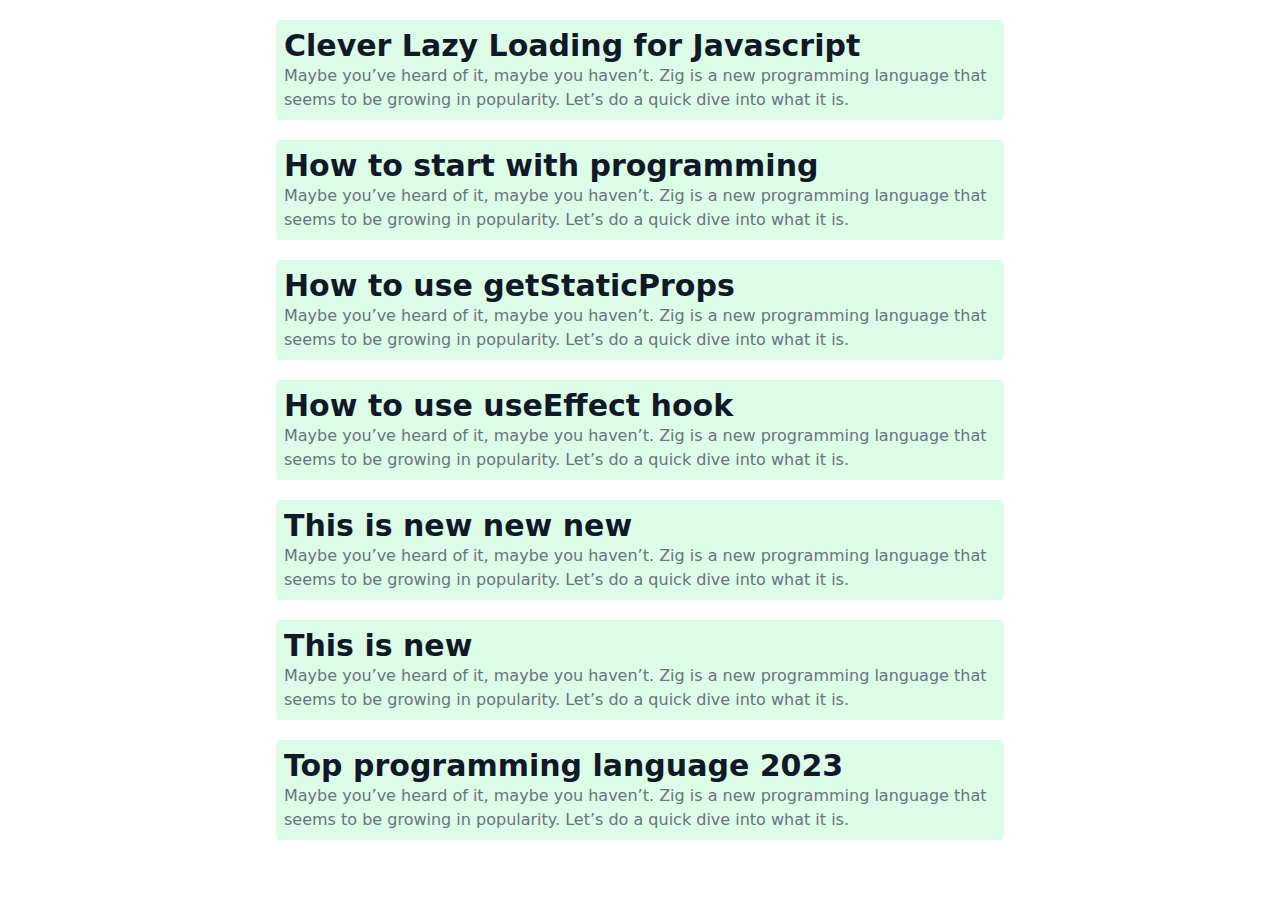
<file: index.html>
<!DOCTYPE html><html><head><meta charSet="utf-8"/><meta name="viewport" content="width=device-width"/><meta name="next-head-count" content="2"/><link rel="preload" href="./_next/static/css/0a3bbf85bc4229f4.css" as="style"/><link rel="stylesheet" href="./_next/static/css/0a3bbf85bc4229f4.css" data-n-g=""/><noscript data-n-css=""></noscript><script defer="" nomodule="" src="./_next/static/chunks/polyfills-c67a75d1b6f99dc8.js"></script><script src="./_next/static/chunks/webpack-69bfa6990bb9e155.js" defer=""></script><script src="./_next/static/chunks/framework-4556c45dd113b893.js" defer=""></script><script src="./_next/static/chunks/main-1a5ef2ee6643c975.js" defer=""></script><script src="/_next/static/chunks/pages/_app-eb9adc94ba1e5162.js" defer=""></script><script src="../_next/static/chunks/664-fe1f0ac1dd157bd4.js" defer=""></script><script src="./_next/static/chunks/pages/index-8bf35cee556b0e7b.js" defer=""></script><script src="./_next/static/FHMvAPvZ71xVHQIT64Vzz/_buildManifest.js" defer=""></script><script src="/_next/static/FHMvAPvZ71xVHQIT64Vzz/_ssgManifest.js" defer=""></script></head><body><div id="__next"><div class="max-w-3xl mx-auto p-5 space-y-5"><div class="bg-green-100 p-2 rounded"><h1 class="text-gray-900 text-3xl font-semibold">Clever Lazy Loading for Javascript</h1><p class="text-gray-500">Maybe you’ve heard of it, maybe you haven’t. Zig is a new programming language that seems to be growing in popularity. Let’s do a quick dive into what it is.</p></div><div class="bg-green-100 p-2 rounded"><h1 class="text-gray-900 text-3xl font-semibold">How to start with programming</h1><p class="text-gray-500">Maybe you’ve heard of it, maybe you haven’t. Zig is a new programming language that seems to be growing in popularity. Let’s do a quick dive into what it is.</p></div><div class="bg-green-100 p-2 rounded"><h1 class="text-gray-900 text-3xl font-semibold">How to use getStaticProps</h1><p class="text-gray-500">Maybe you’ve heard of it, maybe you haven’t. Zig is a new programming language that seems to be growing in popularity. Let’s do a quick dive into what it is.</p></div><div class="bg-green-100 p-2 rounded"><h1 class="text-gray-900 text-3xl font-semibold">How to use useEffect hook</h1><p class="text-gray-500">Maybe you’ve heard of it, maybe you haven’t. Zig is a new programming language that seems to be growing in popularity. Let’s do a quick dive into what it is.</p></div><div class="bg-green-100 p-2 rounded"><h1 class="text-gray-900 text-3xl font-semibold">This is new new new</h1><p class="text-gray-500">Maybe you’ve heard of it, maybe you haven’t. Zig is a new programming language that seems to be growing in popularity. Let’s do a quick dive into what it is.</p></div><div class="bg-green-100 p-2 rounded"><h1 class="text-gray-900 text-3xl font-semibold">This is new</h1><p class="text-gray-500">Maybe you’ve heard of it, maybe you haven’t. Zig is a new programming language that seems to be growing in popularity. Let’s do a quick dive into what it is.</p></div><div class="bg-green-100 p-2 rounded"><h1 class="text-gray-900 text-3xl font-semibold">Top programming language 2023</h1><p class="text-gray-500">Maybe you’ve heard of it, maybe you haven’t. Zig is a new programming language that seems to be growing in popularity. Let’s do a quick dive into what it is.</p></div></div></div><script id="__NEXT_DATA__" type="application/json">{"props":{"pageProps":{"posts":[{"title":"Clever Lazy Loading for Javascript","meta":"Maybe you’ve heard of it, maybe you haven’t. Zig is a new programming language that seems to be growing in popularity. Let’s do a quick dive into what it is.","slug":"clever-lazy-loading-for-javascript"},{"title":"How to start with programming","meta":"Maybe you’ve heard of it, maybe you haven’t. Zig is a new programming language that seems to be growing in popularity. Let’s do a quick dive into what it is.","slug":"how-to-start-with-programming"},{"title":"How to use getStaticProps","meta":"Maybe you’ve heard of it, maybe you haven’t. Zig is a new programming language that seems to be growing in popularity. Let’s do a quick dive into what it is.","slug":"how-to-use-getstaticprops"},{"title":"How to use useEffect hook","meta":"Maybe you’ve heard of it, maybe you haven’t. Zig is a new programming language that seems to be growing in popularity. Let’s do a quick dive into what it is.","slug":"how-to-use-useEffect-hook"},{"title":"This is new new new","meta":"Maybe you’ve heard of it, maybe you haven’t. Zig is a new programming language that seems to be growing in popularity. Let’s do a quick dive into what it is.","slug":"this-is-new-no-two"},{"title":"This is new","meta":"Maybe you’ve heard of it, maybe you haven’t. Zig is a new programming language that seems to be growing in popularity. Let’s do a quick dive into what it is.","slug":"this-is-new"},{"title":"Top programming language 2023","meta":"Maybe you’ve heard of it, maybe you haven’t. Zig is a new programming language that seems to be growing in popularity. Let’s do a quick dive into what it is.","slug":"top-programming-language-2023"}]},"__N_SSG":true},"page":"/","query":{},"buildId":"FHMvAPvZ71xVHQIT64Vzz","isFallback":false,"gsp":true,"scriptLoader":[]}</script></body></html>
</file>
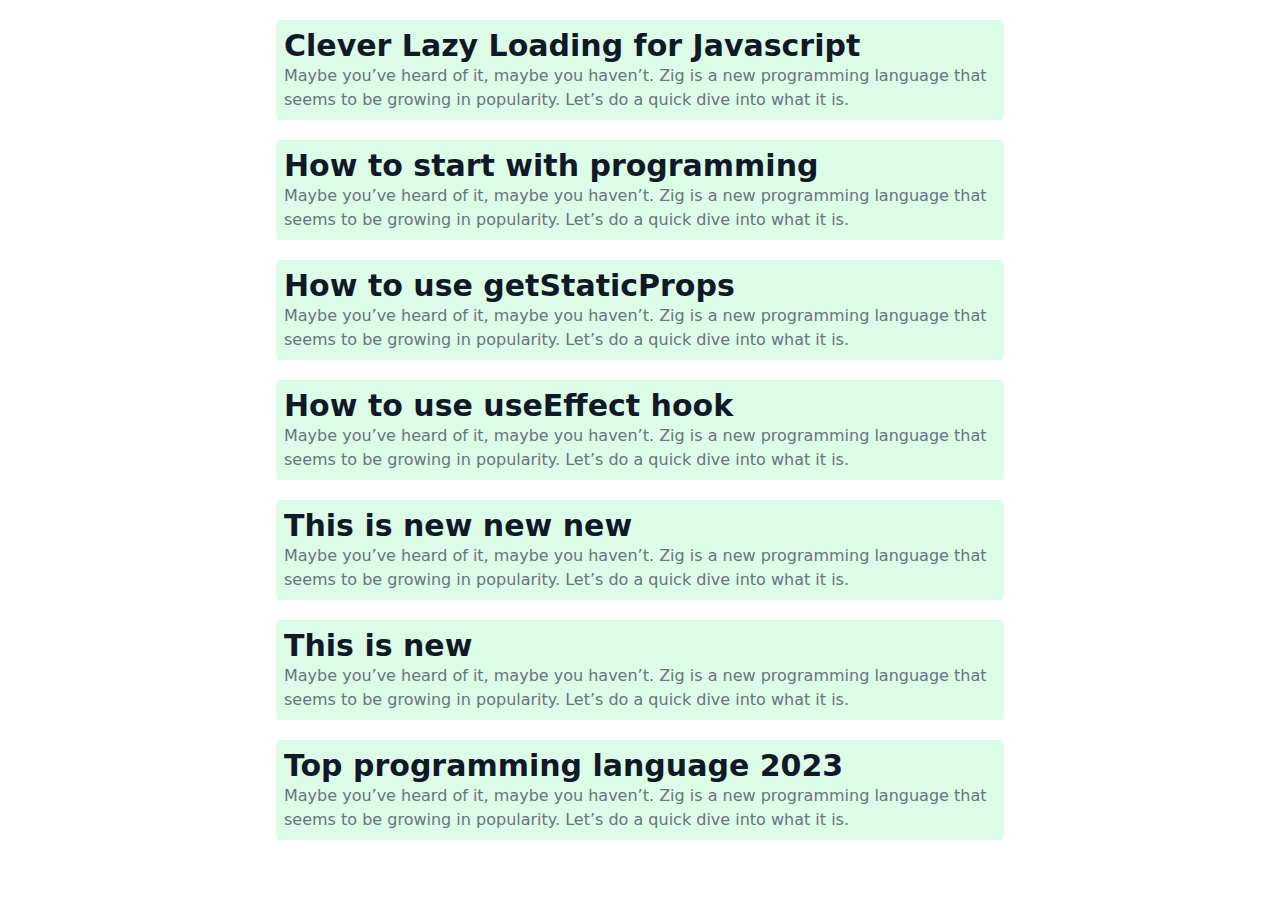
<file: blogs/index.html>
<!DOCTYPE html><html><head><meta charSet="utf-8"/><meta name="viewport" content="width=device-width"/><meta name="next-head-count" content="2"/><link rel="preload" href="../_next/static/css/0a3bbf85bc4229f4.css" as="style"/><link rel="stylesheet" href="../_next/static/css/0a3bbf85bc4229f4.css" data-n-g=""/><noscript data-n-css=""></noscript><script defer="" nomodule="" src="../_next/static/chunks/polyfills-c67a75d1b6f99dc8.js"></script><script src="../_next/static/chunks/webpack-69bfa6990bb9e155.js" defer=""></script><script src="../_next/static/chunks/framework-4556c45dd113b893.js" defer=""></script><script src="../_next/static/chunks/main-1a5ef2ee6643c975.js" defer=""></script><script src="../_next/static/chunks/pages/_app-eb9adc94ba1e5162.js" defer=""></script><script src="../_next/static/chunks/664-fe1f0ac1dd157bd4.js" defer=""></script><script src="../_next/static/chunks/pages/blogs-8a24fe1b45ade0fd.js" defer=""></script><script src="../_next/static/FHMvAPvZ71xVHQIT64Vzz/_buildManifest.js" defer=""></script><script src="../_next/static/FHMvAPvZ71xVHQIT64Vzz/_ssgManifest.js" defer=""></script></head><body><div id="__next"><div class="max-w-3xl mx-auto p-5 space-y-5"><div class="bg-green-100 p-2 rounded"><h1 class="text-gray-900 text-3xl font-semibold">Clever Lazy Loading for Javascript</h1><p class="text-gray-500">Maybe you’ve heard of it, maybe you haven’t. Zig is a new programming language that seems to be growing in popularity. Let’s do a quick dive into what it is.</p></div><div class="bg-green-100 p-2 rounded"><h1 class="text-gray-900 text-3xl font-semibold">How to start with programming</h1><p class="text-gray-500">Maybe you’ve heard of it, maybe you haven’t. Zig is a new programming language that seems to be growing in popularity. Let’s do a quick dive into what it is.</p></div><div class="bg-green-100 p-2 rounded"><h1 class="text-gray-900 text-3xl font-semibold">How to use getStaticProps</h1><p class="text-gray-500">Maybe you’ve heard of it, maybe you haven’t. Zig is a new programming language that seems to be growing in popularity. Let’s do a quick dive into what it is.</p></div><div class="bg-green-100 p-2 rounded"><h1 class="text-gray-900 text-3xl font-semibold">How to use useEffect hook</h1><p class="text-gray-500">Maybe you’ve heard of it, maybe you haven’t. Zig is a new programming language that seems to be growing in popularity. Let’s do a quick dive into what it is.</p></div><div class="bg-green-100 p-2 rounded"><h1 class="text-gray-900 text-3xl font-semibold">This is new new new</h1><p class="text-gray-500">Maybe you’ve heard of it, maybe you haven’t. Zig is a new programming language that seems to be growing in popularity. Let’s do a quick dive into what it is.</p></div><div class="bg-green-100 p-2 rounded"><h1 class="text-gray-900 text-3xl font-semibold">This is new</h1><p class="text-gray-500">Maybe you’ve heard of it, maybe you haven’t. Zig is a new programming language that seems to be growing in popularity. Let’s do a quick dive into what it is.</p></div><div class="bg-green-100 p-2 rounded"><h1 class="text-gray-900 text-3xl font-semibold">Top programming language 2023</h1><p class="text-gray-500">Maybe you’ve heard of it, maybe you haven’t. Zig is a new programming language that seems to be growing in popularity. Let’s do a quick dive into what it is.</p></div></div></div><script id="__NEXT_DATA__" type="application/json">{"props":{"pageProps":{"posts":[{"title":"Clever Lazy Loading for Javascript","meta":"Maybe you’ve heard of it, maybe you haven’t. Zig is a new programming language that seems to be growing in popularity. Let’s do a quick dive into what it is.","slug":"clever-lazy-loading-for-javascript"},{"title":"How to start with programming","meta":"Maybe you’ve heard of it, maybe you haven’t. Zig is a new programming language that seems to be growing in popularity. Let’s do a quick dive into what it is.","slug":"how-to-start-with-programming"},{"title":"How to use getStaticProps","meta":"Maybe you’ve heard of it, maybe you haven’t. Zig is a new programming language that seems to be growing in popularity. Let’s do a quick dive into what it is.","slug":"how-to-use-getstaticprops"},{"title":"How to use useEffect hook","meta":"Maybe you’ve heard of it, maybe you haven’t. Zig is a new programming language that seems to be growing in popularity. Let’s do a quick dive into what it is.","slug":"how-to-use-useEffect-hook"},{"title":"This is new new new","meta":"Maybe you’ve heard of it, maybe you haven’t. Zig is a new programming language that seems to be growing in popularity. Let’s do a quick dive into what it is.","slug":"this-is-new-no-two"},{"title":"This is new","meta":"Maybe you’ve heard of it, maybe you haven’t. Zig is a new programming language that seems to be growing in popularity. Let’s do a quick dive into what it is.","slug":"this-is-new"},{"title":"Top programming language 2023","meta":"Maybe you’ve heard of it, maybe you haven’t. Zig is a new programming language that seems to be growing in popularity. Let’s do a quick dive into what it is.","slug":"top-programming-language-2023"}]},"__N_SSG":true},"page":"/blogs","query":{},"buildId":"FHMvAPvZ71xVHQIT64Vzz","isFallback":false,"gsp":true,"scriptLoader":[]}</script></body></html>
</file>
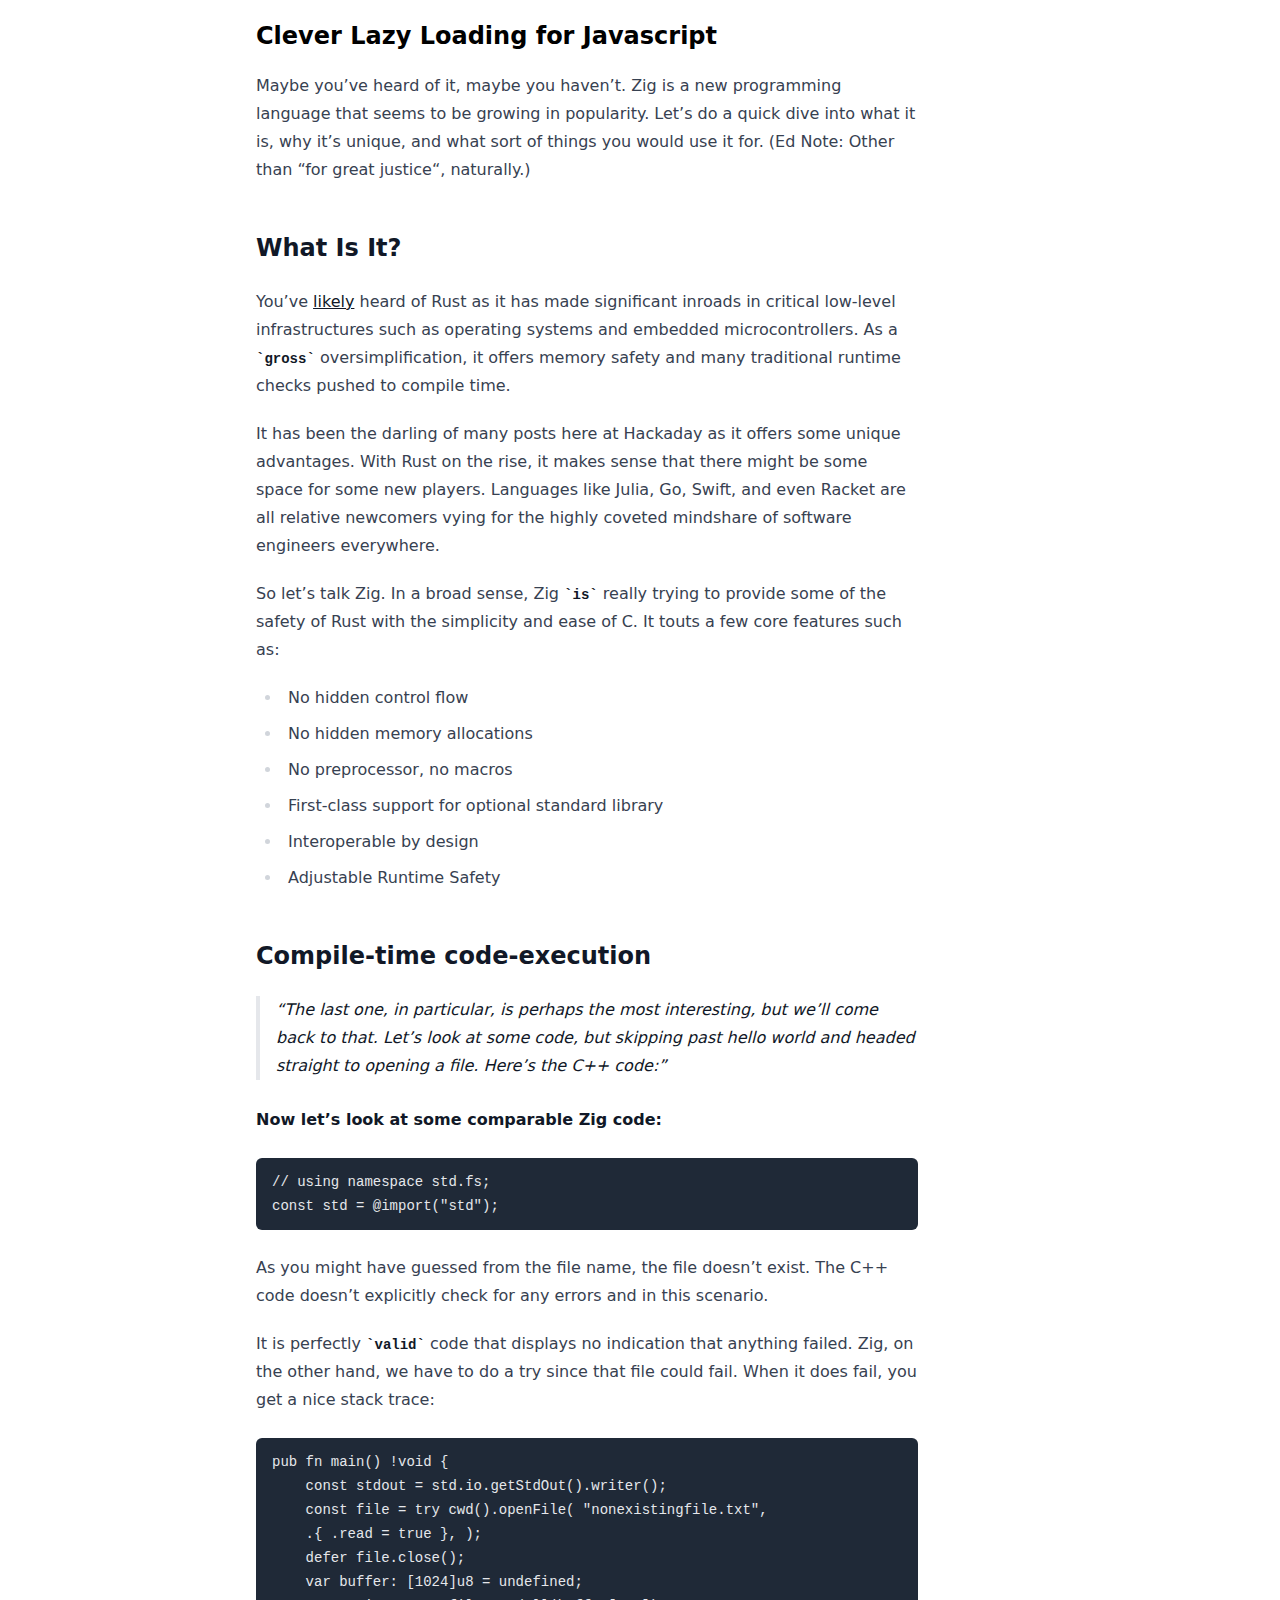
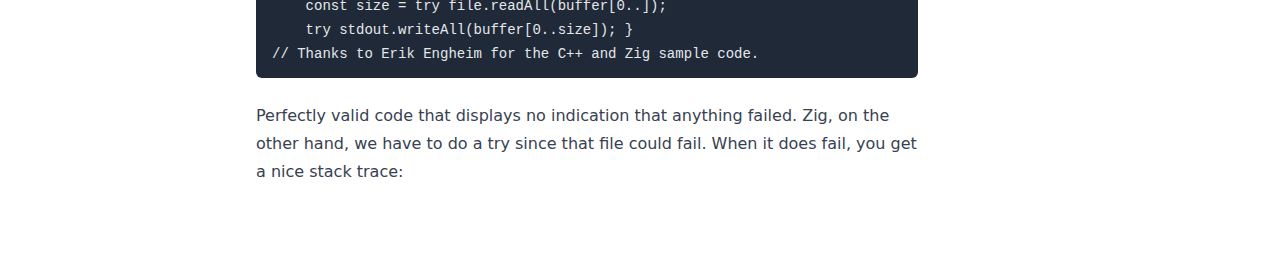
<file: blogs/clever-lazy-loading-for-javascript/index.html>
<!DOCTYPE html><html><head><meta charSet="utf-8"/><meta name="viewport" content="width=device-width"/><meta name="next-head-count" content="2"/><link rel="preload" href="../../_next/static/css/0a3bbf85bc4229f4.css" as="style"/><link rel="stylesheet" href="../../_next/static/css/0a3bbf85bc4229f4.css" data-n-g=""/><noscript data-n-css=""></noscript><script defer="" nomodule="" src="../../_next/static/chunks/polyfills-c67a75d1b6f99dc8.js"></script><script src="../../_next/static/chunks/webpack-69bfa6990bb9e155.js" defer=""></script><script src="../../_next/static/chunks/framework-4556c45dd113b893.js" defer=""></script><script src="../../_next/static/chunks/main-1a5ef2ee6643c975.js" defer=""></script><script src="../../_next/static/chunks/pages/_app-eb9adc94ba1e5162.js" defer=""></script><script src="../../_next/static/chunks/pages/blogs/%5BpostSlug%5D-7c20aad5aed67011.js" defer=""></script><script src="../../_next/static/FHMvAPvZ71xVHQIT64Vzz/_buildManifest.js" defer=""></script><script src="../../_next/static/FHMvAPvZ71xVHQIT64Vzz/_ssgManifest.js" defer=""></script></head><body><div id="__next"><div class="max-w-3xl mx-auto"><h1 class="font-semibold text-2xl py-5">Clever Lazy Loading for Javascript</h1><div class="prose pb-20"><p>Maybe you’ve heard of it, maybe you haven’t. Zig is a new programming language that seems to be growing in popularity. Let’s do a quick dive into what it is, why it’s unique, and what sort of things you would use it for. (Ed Note: Other than “for great justice“, naturally.)</p>
<h2>What Is It?</h2>
<p>You’ve <a href="https://google.com">likely</a> heard of Rust as it has made significant inroads in critical low-level infrastructures such as operating systems and embedded microcontrollers. As a <code>gross</code> oversimplification, it offers memory safety and many traditional runtime checks pushed to compile time.</p>
<p>It has been the darling of many posts here at Hackaday as it offers some unique advantages. With Rust on the rise, it makes sense that there might be some space for some new players. Languages like Julia, Go, Swift, and even Racket are all relative newcomers vying for the highly coveted mindshare of software engineers everywhere.</p>
<p>So let’s talk Zig. In a broad sense, Zig <code>is</code> really trying to provide some of the safety of Rust with the simplicity and ease of C. It touts a few core features such as:</p>
<ul>
<li>No hidden control flow</li>
<li>No hidden memory allocations</li>
<li>No preprocessor, no macros</li>
<li>First-class support for optional standard library</li>
<li>Interoperable by design</li>
<li>Adjustable Runtime Safety</li>
</ul>
<h2>Compile-time code-execution</h2>
<blockquote>
<p>The last one, in particular, is perhaps the most interesting, but we’ll come back to that. Let’s look at some code, but skipping past hello world and headed straight to opening a file. Here’s the C++ code:</p>
</blockquote>
<p><strong>Now let’s look at some comparable Zig code:</strong></p>
<pre><code>// using namespace std.fs;
const std = @import(&quot;std&quot;);
</code></pre>
<p>As you might have guessed from the file name, the file doesn’t exist. The C++ code doesn’t explicitly check for any errors and in this scenario.</p>
<p>It is perfectly <code>valid</code> code that displays no indication that anything failed. Zig, on the other hand, we have to do a try since that file could fail. When it does fail, you get a nice stack trace:</p>
<pre><code>pub fn main() !void {
    const stdout = std.io.getStdOut().writer();
    const file = try cwd().openFile( &quot;nonexistingfile.txt&quot;,
    .{ .read = true }, );
    defer file.close();
    var buffer: [1024]u8 = undefined;
    const size = try file.readAll(buffer[0..]);
    try stdout.writeAll(buffer[0..size]); }
// Thanks to Erik Engheim for the C++ and Zig sample code.
</code></pre>
<p>Perfectly valid code that displays no indication that anything failed. Zig, on the other hand, we have to do a try since that file could fail. When it does fail, you get a nice stack trace:</p></div></div></div><script id="__NEXT_DATA__" type="application/json">{"props":{"pageProps":{"post":{"content":{"compiledSource":"/*@jsxRuntime automatic @jsxImportSource react*/\nconst {Fragment: _Fragment, jsx: _jsx, jsxs: _jsxs} = arguments[0];\nconst {useMDXComponents: _provideComponents} = arguments[0];\nfunction _createMdxContent(props) {\n  const _components = Object.assign({\n    p: \"p\",\n    h2: \"h2\",\n    a: \"a\",\n    code: \"code\",\n    ul: \"ul\",\n    li: \"li\",\n    blockquote: \"blockquote\",\n    strong: \"strong\",\n    pre: \"pre\"\n  }, _provideComponents(), props.components);\n  return _jsxs(_Fragment, {\n    children: [_jsx(_components.p, {\n      children: \"Maybe you’ve heard of it, maybe you haven’t. Zig is a new programming language that seems to be growing in popularity. Let’s do a quick dive into what it is, why it’s unique, and what sort of things you would use it for. (Ed Note: Other than “for great justice“, naturally.)\"\n    }), \"\\n\", _jsx(_components.h2, {\n      children: \"What Is It?\"\n    }), \"\\n\", _jsxs(_components.p, {\n      children: [\"You’ve \", _jsx(_components.a, {\n        href: \"https://google.com\",\n        children: \"likely\"\n      }), \" heard of Rust as it has made significant inroads in critical low-level infrastructures such as operating systems and embedded microcontrollers. As a \", _jsx(_components.code, {\n        children: \"gross\"\n      }), \" oversimplification, it offers memory safety and many traditional runtime checks pushed to compile time.\"]\n    }), \"\\n\", _jsx(_components.p, {\n      children: \"It has been the darling of many posts here at Hackaday as it offers some unique advantages. With Rust on the rise, it makes sense that there might be some space for some new players. Languages like Julia, Go, Swift, and even Racket are all relative newcomers vying for the highly coveted mindshare of software engineers everywhere.\"\n    }), \"\\n\", _jsxs(_components.p, {\n      children: [\"So let’s talk Zig. In a broad sense, Zig \", _jsx(_components.code, {\n        children: \"is\"\n      }), \" really trying to provide some of the safety of Rust with the simplicity and ease of C. It touts a few core features such as:\"]\n    }), \"\\n\", _jsxs(_components.ul, {\n      children: [\"\\n\", _jsx(_components.li, {\n        children: \"No hidden control flow\"\n      }), \"\\n\", _jsx(_components.li, {\n        children: \"No hidden memory allocations\"\n      }), \"\\n\", _jsx(_components.li, {\n        children: \"No preprocessor, no macros\"\n      }), \"\\n\", _jsx(_components.li, {\n        children: \"First-class support for optional standard library\"\n      }), \"\\n\", _jsx(_components.li, {\n        children: \"Interoperable by design\"\n      }), \"\\n\", _jsx(_components.li, {\n        children: \"Adjustable Runtime Safety\"\n      }), \"\\n\"]\n    }), \"\\n\", _jsx(_components.h2, {\n      children: \"Compile-time code-execution\"\n    }), \"\\n\", _jsxs(_components.blockquote, {\n      children: [\"\\n\", _jsx(_components.p, {\n        children: \"The last one, in particular, is perhaps the most interesting, but we’ll come back to that. Let’s look at some code, but skipping past hello world and headed straight to opening a file. Here’s the C++ code:\"\n      }), \"\\n\"]\n    }), \"\\n\", _jsx(_components.p, {\n      children: _jsx(_components.strong, {\n        children: \"Now let’s look at some comparable Zig code:\"\n      })\n    }), \"\\n\", _jsx(_components.pre, {\n      children: _jsx(_components.code, {\n        children: \"// using namespace std.fs;\\r\\nconst std = @import(\\\"std\\\");\\n\"\n      })\n    }), \"\\n\", _jsx(_components.p, {\n      children: \"As you might have guessed from the file name, the file doesn’t exist. The C++ code doesn’t explicitly check for any errors and in this scenario.\"\n    }), \"\\n\", _jsxs(_components.p, {\n      children: [\"It is perfectly \", _jsx(_components.code, {\n        children: \"valid\"\n      }), \" code that displays no indication that anything failed. Zig, on the other hand, we have to do a try since that file could fail. When it does fail, you get a nice stack trace:\"]\n    }), \"\\n\", _jsx(_components.pre, {\n      children: _jsx(_components.code, {\n        children: \"pub fn main() !void {\\r\\n    const stdout = std.io.getStdOut().writer();\\r\\n    const file = try cwd().openFile( \\\"nonexistingfile.txt\\\",\\r\\n    .{ .read = true }, );\\r\\n    defer file.close();\\r\\n    var buffer: [1024]u8 = undefined;\\r\\n    const size = try file.readAll(buffer[0..]);\\r\\n    try stdout.writeAll(buffer[0..size]); }\\r\\n// Thanks to Erik Engheim for the C++ and Zig sample code.\\n\"\n      })\n    }), \"\\n\", _jsx(_components.p, {\n      children: \"Perfectly valid code that displays no indication that anything failed. Zig, on the other hand, we have to do a try since that file could fail. When it does fail, you get a nice stack trace:\"\n    })]\n  });\n}\nfunction MDXContent(props = {}) {\n  const {wrapper: MDXLayout} = Object.assign({}, _provideComponents(), props.components);\n  return MDXLayout ? _jsx(MDXLayout, Object.assign({}, props, {\n    children: _jsx(_createMdxContent, props)\n  })) : _createMdxContent(props);\n}\nreturn {\n  default: MDXContent\n};\n","frontmatter":{"title":"Clever Lazy Loading for Javascript","meta":"Maybe you’ve heard of it, maybe you haven’t. Zig is a new programming language that seems to be growing in popularity. Let’s do a quick dive into what it is.","slug":"clever-lazy-loading-for-javascript"},"scope":{}},"title":"Clever Lazy Loading for Javascript"}},"__N_SSG":true},"page":"/blogs/[postSlug]","query":{"postSlug":"clever-lazy-loading-for-javascript"},"buildId":"FHMvAPvZ71xVHQIT64Vzz","isFallback":false,"gsp":true,"scriptLoader":[]}</script></body></html>
</file>
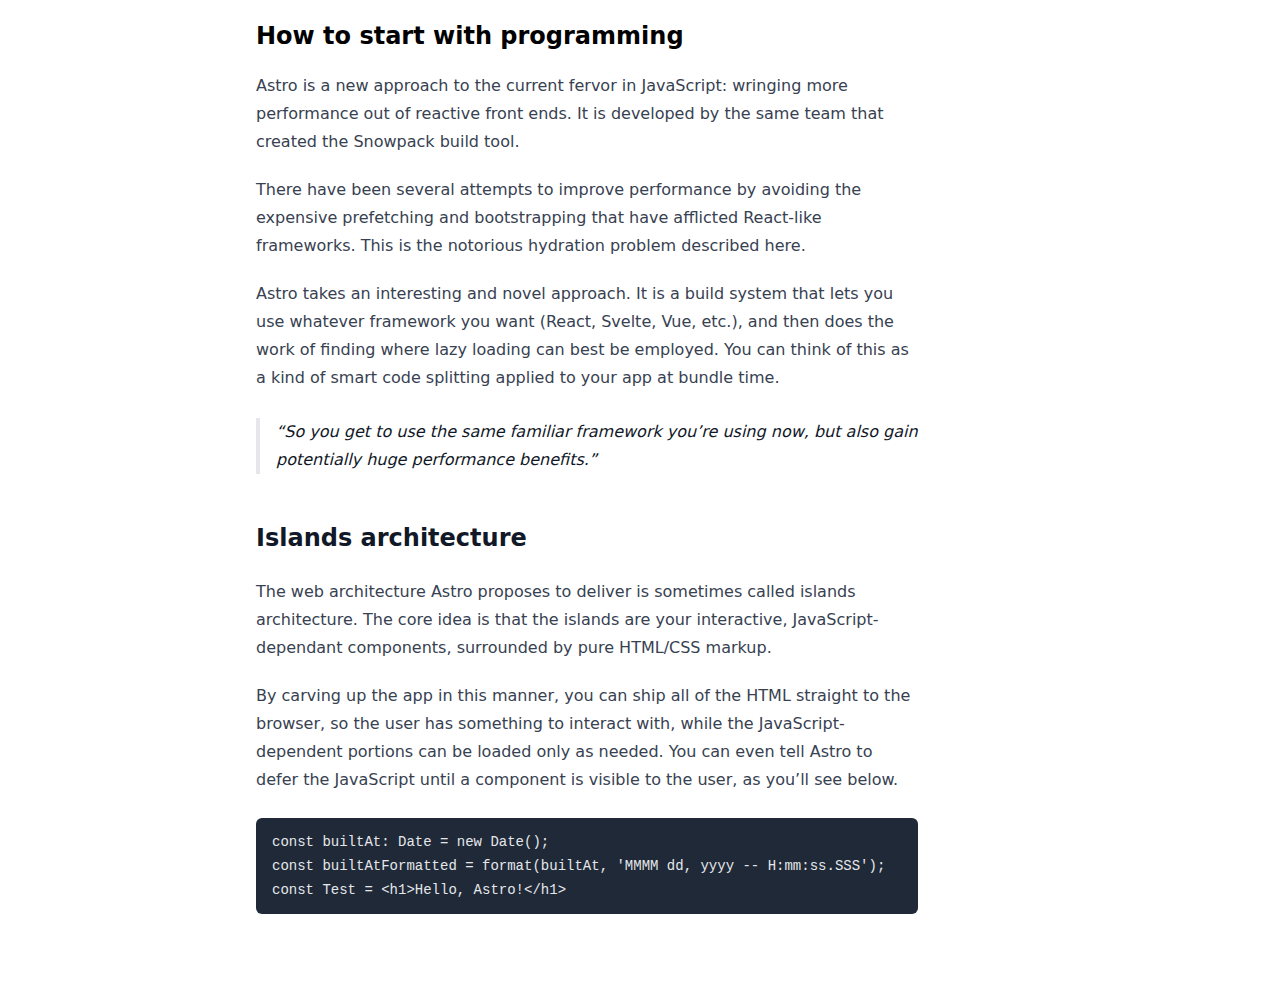
<file: blogs/how-to-start-with-programming/index.html>
<!DOCTYPE html><html><head><meta charSet="utf-8"/><meta name="viewport" content="width=device-width"/><meta name="next-head-count" content="2"/><link rel="preload" href="../../_next/static/css/0a3bbf85bc4229f4.css" as="style"/><link rel="stylesheet" href="../../_next/static/css/0a3bbf85bc4229f4.css" data-n-g=""/><noscript data-n-css=""></noscript><script defer="" nomodule="" src="../../_next/static/chunks/polyfills-c67a75d1b6f99dc8.js"></script><script src="../../_next/static/chunks/webpack-69bfa6990bb9e155.js" defer=""></script><script src="../../_next/static/chunks/framework-4556c45dd113b893.js" defer=""></script><script src="../../_next/static/chunks/main-1a5ef2ee6643c975.js" defer=""></script><script src="../../_next/static/chunks/pages/_app-eb9adc94ba1e5162.js" defer=""></script><script src="../../_next/static/chunks/pages/blogs/%5BpostSlug%5D-7c20aad5aed67011.js" defer=""></script><script src="../../_next/static/FHMvAPvZ71xVHQIT64Vzz/_buildManifest.js" defer=""></script><script src="../../_next/static/FHMvAPvZ71xVHQIT64Vzz/_ssgManifest.js" defer=""></script></head><body><div id="__next"><div class="max-w-3xl mx-auto"><h1 class="font-semibold text-2xl py-5">How to start with programming</h1><div class="prose pb-20"><p>Astro is a new approach to the current fervor in JavaScript: wringing more performance out of reactive front ends. It is developed by the same team that created the Snowpack build tool.</p>
<p>There have been several attempts to improve performance by avoiding the expensive prefetching and bootstrapping that have afflicted React-like frameworks. This is the notorious hydration problem described here.</p>
<p>Astro takes an interesting and novel approach. It is a build system that lets you use whatever framework you want (React, Svelte, Vue, etc.), and then does the work of finding where lazy loading can best be employed. You can think of this as a kind of smart code splitting applied to your app at bundle time.</p>
<blockquote>
<p>So you get to use the same familiar framework you’re using now, but also gain potentially huge performance benefits.</p>
</blockquote>
<h2>Islands architecture</h2>
<p>The web architecture Astro proposes to deliver is sometimes called islands architecture. The core idea is that the islands are your interactive, JavaScript-dependant components, surrounded by pure HTML/CSS markup.</p>
<p>By carving up the app in this manner, you can ship all of the HTML straight to the browser, so the user has something to interact with, while the JavaScript-dependent portions can be loaded only as needed. You can even tell Astro to defer the JavaScript until a component is visible to the user, as you’ll see below.</p>
<pre><code>const builtAt: Date = new Date();
const builtAtFormatted = format(builtAt, &#x27;MMMM dd, yyyy -- H:mm:ss.SSS&#x27;);
const Test = &lt;h1&gt;Hello, Astro!&lt;/h1&gt;
</code></pre></div></div></div><script id="__NEXT_DATA__" type="application/json">{"props":{"pageProps":{"post":{"content":{"compiledSource":"/*@jsxRuntime automatic @jsxImportSource react*/\nconst {Fragment: _Fragment, jsx: _jsx, jsxs: _jsxs} = arguments[0];\nconst {useMDXComponents: _provideComponents} = arguments[0];\nfunction _createMdxContent(props) {\n  const _components = Object.assign({\n    p: \"p\",\n    blockquote: \"blockquote\",\n    h2: \"h2\",\n    pre: \"pre\",\n    code: \"code\"\n  }, _provideComponents(), props.components);\n  return _jsxs(_Fragment, {\n    children: [_jsx(_components.p, {\n      children: \"Astro is a new approach to the current fervor in JavaScript: wringing more performance out of reactive front ends. It is developed by the same team that created the Snowpack build tool.\"\n    }), \"\\n\", _jsx(_components.p, {\n      children: \"There have been several attempts to improve performance by avoiding the expensive prefetching and bootstrapping that have afflicted React-like frameworks. This is the notorious hydration problem described here.\"\n    }), \"\\n\", _jsx(_components.p, {\n      children: \"Astro takes an interesting and novel approach. It is a build system that lets you use whatever framework you want (React, Svelte, Vue, etc.), and then does the work of finding where lazy loading can best be employed. You can think of this as a kind of smart code splitting applied to your app at bundle time.\"\n    }), \"\\n\", _jsxs(_components.blockquote, {\n      children: [\"\\n\", _jsx(_components.p, {\n        children: \"So you get to use the same familiar framework you’re using now, but also gain potentially huge performance benefits.\"\n      }), \"\\n\"]\n    }), \"\\n\", _jsx(_components.h2, {\n      children: \"Islands architecture\"\n    }), \"\\n\", _jsx(_components.p, {\n      children: \"The web architecture Astro proposes to deliver is sometimes called islands architecture. The core idea is that the islands are your interactive, JavaScript-dependant components, surrounded by pure HTML/CSS markup.\"\n    }), \"\\n\", _jsx(_components.p, {\n      children: \"By carving up the app in this manner, you can ship all of the HTML straight to the browser, so the user has something to interact with, while the JavaScript-dependent portions can be loaded only as needed. You can even tell Astro to defer the JavaScript until a component is visible to the user, as you’ll see below.\"\n    }), \"\\n\", _jsx(_components.pre, {\n      children: _jsx(_components.code, {\n        children: \"const builtAt: Date = new Date();\\r\\nconst builtAtFormatted = format(builtAt, 'MMMM dd, yyyy -- H:mm:ss.SSS');\\r\\nconst Test = \u003ch1\u003eHello, Astro!\u003c/h1\u003e\\n\"\n      })\n    })]\n  });\n}\nfunction MDXContent(props = {}) {\n  const {wrapper: MDXLayout} = Object.assign({}, _provideComponents(), props.components);\n  return MDXLayout ? _jsx(MDXLayout, Object.assign({}, props, {\n    children: _jsx(_createMdxContent, props)\n  })) : _createMdxContent(props);\n}\nreturn {\n  default: MDXContent\n};\n","frontmatter":{"title":"How to start with programming","meta":"Maybe you’ve heard of it, maybe you haven’t. Zig is a new programming language that seems to be growing in popularity. Let’s do a quick dive into what it is.","slug":"how-to-start-with-programming"},"scope":{}},"title":"How to start with programming"}},"__N_SSG":true},"page":"/blogs/[postSlug]","query":{"postSlug":"how-to-start-with-programming"},"buildId":"FHMvAPvZ71xVHQIT64Vzz","isFallback":false,"gsp":true,"scriptLoader":[]}</script></body></html>
</file>
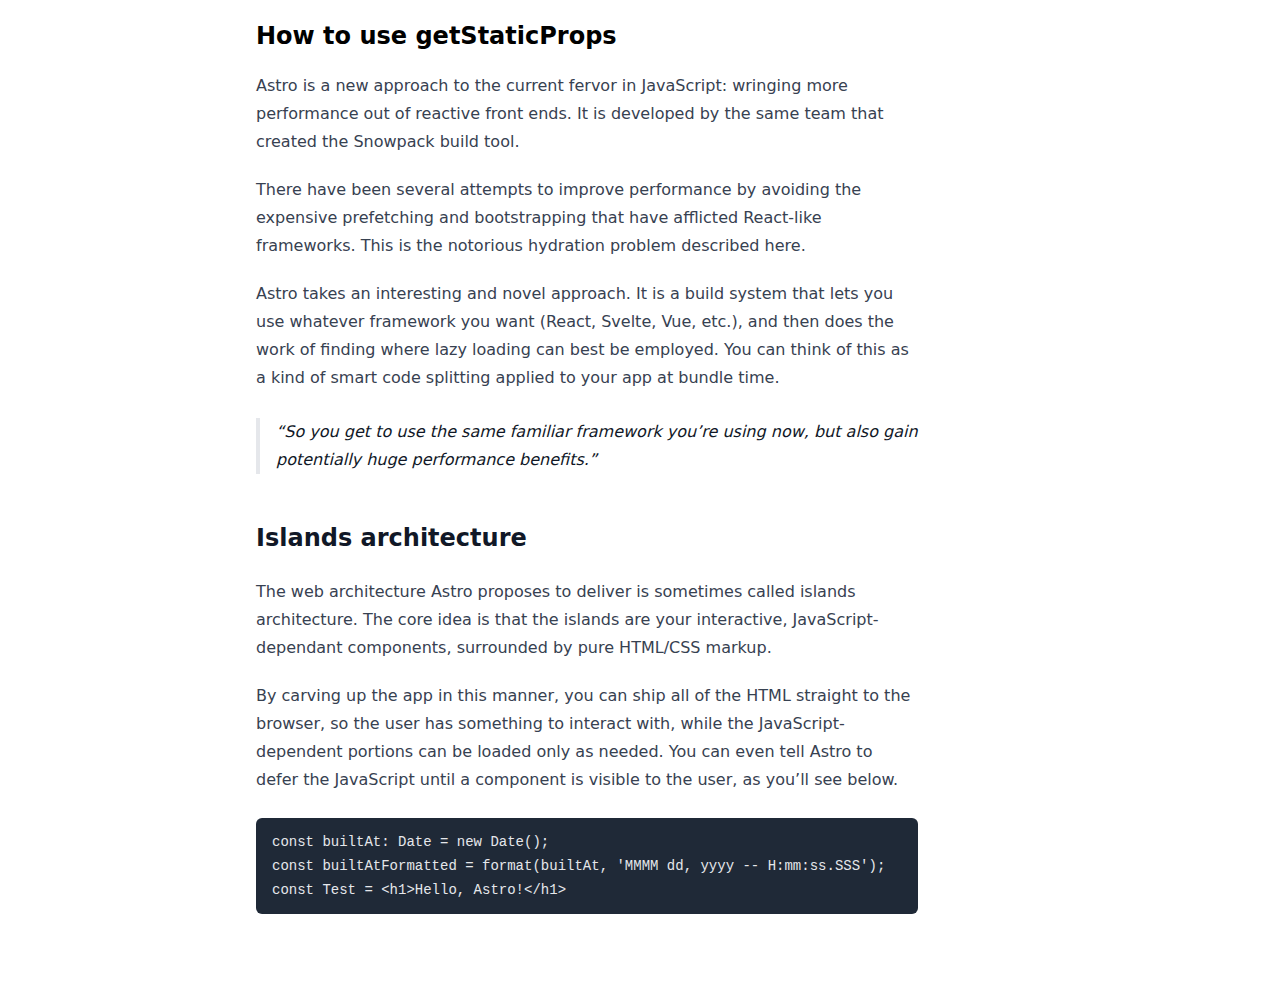
<file: blogs/how-to-use-getstaticprops/index.html>
<!DOCTYPE html><html><head><meta charSet="utf-8"/><meta name="viewport" content="width=device-width"/><meta name="next-head-count" content="2"/><link rel="preload" href="../../_next/static/css/0a3bbf85bc4229f4.css" as="style"/><link rel="stylesheet" href="../../_next/static/css/0a3bbf85bc4229f4.css" data-n-g=""/><noscript data-n-css=""></noscript><script defer="" nomodule="" src="../../_next/static/chunks/polyfills-c67a75d1b6f99dc8.js"></script><script src="../../_next/static/chunks/webpack-69bfa6990bb9e155.js" defer=""></script><script src="../../_next/static/chunks/framework-4556c45dd113b893.js" defer=""></script><script src="../../_next/static/chunks/main-1a5ef2ee6643c975.js" defer=""></script><script src="../../_next/static/chunks/pages/_app-eb9adc94ba1e5162.js" defer=""></script><script src="../../_next/static/chunks/pages/blogs/%5BpostSlug%5D-7c20aad5aed67011.js" defer=""></script><script src="../../_next/static/FHMvAPvZ71xVHQIT64Vzz/_buildManifest.js" defer=""></script><script src="../../_next/static/FHMvAPvZ71xVHQIT64Vzz/_ssgManifest.js" defer=""></script></head><body><div id="__next"><div class="max-w-3xl mx-auto"><h1 class="font-semibold text-2xl py-5">How to use getStaticProps</h1><div class="prose pb-20"><p>Astro is a new approach to the current fervor in JavaScript: wringing more performance out of reactive front ends. It is developed by the same team that created the Snowpack build tool.</p>
<p>There have been several attempts to improve performance by avoiding the expensive prefetching and bootstrapping that have afflicted React-like frameworks. This is the notorious hydration problem described here.</p>
<p>Astro takes an interesting and novel approach. It is a build system that lets you use whatever framework you want (React, Svelte, Vue, etc.), and then does the work of finding where lazy loading can best be employed. You can think of this as a kind of smart code splitting applied to your app at bundle time.</p>
<blockquote>
<p>So you get to use the same familiar framework you’re using now, but also gain potentially huge performance benefits.</p>
</blockquote>
<h2>Islands architecture</h2>
<p>The web architecture Astro proposes to deliver is sometimes called islands architecture. The core idea is that the islands are your interactive, JavaScript-dependant components, surrounded by pure HTML/CSS markup.</p>
<p>By carving up the app in this manner, you can ship all of the HTML straight to the browser, so the user has something to interact with, while the JavaScript-dependent portions can be loaded only as needed. You can even tell Astro to defer the JavaScript until a component is visible to the user, as you’ll see below.</p>
<pre><code>const builtAt: Date = new Date();
const builtAtFormatted = format(builtAt, &#x27;MMMM dd, yyyy -- H:mm:ss.SSS&#x27;);
const Test = &lt;h1&gt;Hello, Astro!&lt;/h1&gt;
</code></pre></div></div></div><script id="__NEXT_DATA__" type="application/json">{"props":{"pageProps":{"post":{"content":{"compiledSource":"/*@jsxRuntime automatic @jsxImportSource react*/\nconst {Fragment: _Fragment, jsx: _jsx, jsxs: _jsxs} = arguments[0];\nconst {useMDXComponents: _provideComponents} = arguments[0];\nfunction _createMdxContent(props) {\n  const _components = Object.assign({\n    p: \"p\",\n    blockquote: \"blockquote\",\n    h2: \"h2\",\n    pre: \"pre\",\n    code: \"code\"\n  }, _provideComponents(), props.components);\n  return _jsxs(_Fragment, {\n    children: [_jsx(_components.p, {\n      children: \"Astro is a new approach to the current fervor in JavaScript: wringing more performance out of reactive front ends. It is developed by the same team that created the Snowpack build tool.\"\n    }), \"\\n\", _jsx(_components.p, {\n      children: \"There have been several attempts to improve performance by avoiding the expensive prefetching and bootstrapping that have afflicted React-like frameworks. This is the notorious hydration problem described here.\"\n    }), \"\\n\", _jsx(_components.p, {\n      children: \"Astro takes an interesting and novel approach. It is a build system that lets you use whatever framework you want (React, Svelte, Vue, etc.), and then does the work of finding where lazy loading can best be employed. You can think of this as a kind of smart code splitting applied to your app at bundle time.\"\n    }), \"\\n\", _jsxs(_components.blockquote, {\n      children: [\"\\n\", _jsx(_components.p, {\n        children: \"So you get to use the same familiar framework you’re using now, but also gain potentially huge performance benefits.\"\n      }), \"\\n\"]\n    }), \"\\n\", _jsx(_components.h2, {\n      children: \"Islands architecture\"\n    }), \"\\n\", _jsx(_components.p, {\n      children: \"The web architecture Astro proposes to deliver is sometimes called islands architecture. The core idea is that the islands are your interactive, JavaScript-dependant components, surrounded by pure HTML/CSS markup.\"\n    }), \"\\n\", _jsx(_components.p, {\n      children: \"By carving up the app in this manner, you can ship all of the HTML straight to the browser, so the user has something to interact with, while the JavaScript-dependent portions can be loaded only as needed. You can even tell Astro to defer the JavaScript until a component is visible to the user, as you’ll see below.\"\n    }), \"\\n\", _jsx(_components.pre, {\n      children: _jsx(_components.code, {\n        children: \"const builtAt: Date = new Date();\\r\\nconst builtAtFormatted = format(builtAt, 'MMMM dd, yyyy -- H:mm:ss.SSS');\\r\\nconst Test = \u003ch1\u003eHello, Astro!\u003c/h1\u003e\\n\"\n      })\n    })]\n  });\n}\nfunction MDXContent(props = {}) {\n  const {wrapper: MDXLayout} = Object.assign({}, _provideComponents(), props.components);\n  return MDXLayout ? _jsx(MDXLayout, Object.assign({}, props, {\n    children: _jsx(_createMdxContent, props)\n  })) : _createMdxContent(props);\n}\nreturn {\n  default: MDXContent\n};\n","frontmatter":{"title":"How to use getStaticProps","meta":"Maybe you’ve heard of it, maybe you haven’t. Zig is a new programming language that seems to be growing in popularity. Let’s do a quick dive into what it is.","slug":"how-to-use-getstaticprops"},"scope":{}},"title":"How to use getStaticProps"}},"__N_SSG":true},"page":"/blogs/[postSlug]","query":{"postSlug":"how-to-use-getstaticprops"},"buildId":"FHMvAPvZ71xVHQIT64Vzz","isFallback":false,"gsp":true,"scriptLoader":[]}</script></body></html>
</file>
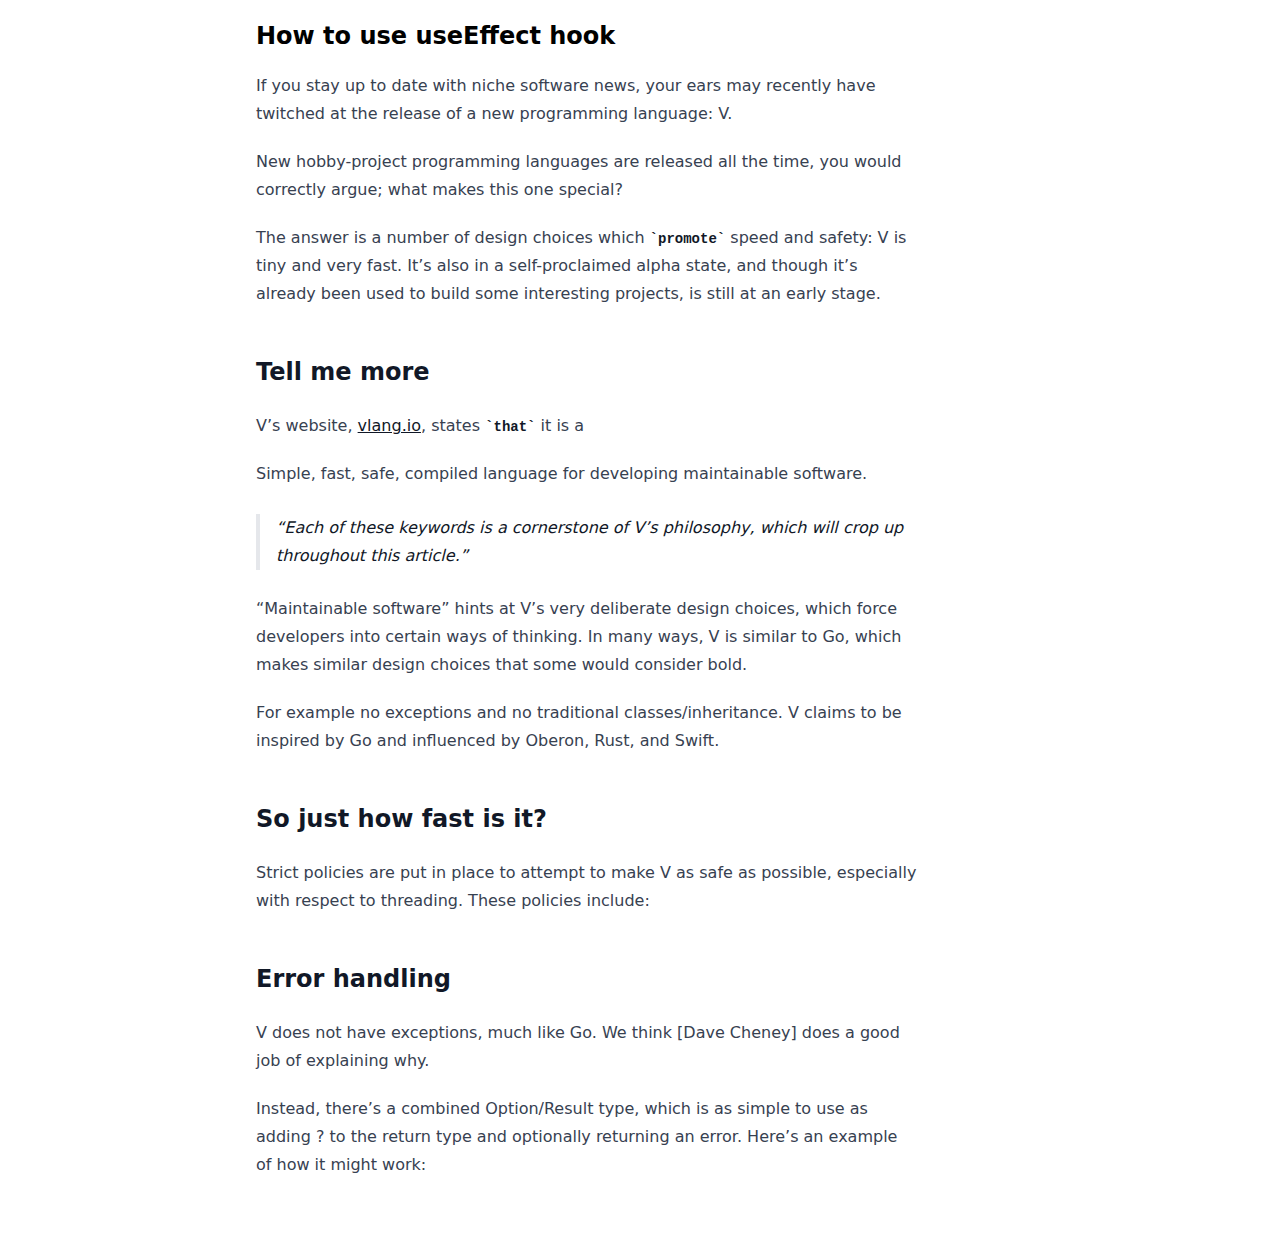
<file: blogs/how-to-use-useEffect-hook/index.html>
<!DOCTYPE html><html><head><meta charSet="utf-8"/><meta name="viewport" content="width=device-width"/><meta name="next-head-count" content="2"/><link rel="preload" href="../../_next/static/css/0a3bbf85bc4229f4.css" as="style"/><link rel="stylesheet" href="../../_next/static/css/0a3bbf85bc4229f4.css" data-n-g=""/><noscript data-n-css=""></noscript><script defer="" nomodule="" src="../../_next/static/chunks/polyfills-c67a75d1b6f99dc8.js"></script><script src="../../_next/static/chunks/webpack-69bfa6990bb9e155.js" defer=""></script><script src="../../_next/static/chunks/framework-4556c45dd113b893.js" defer=""></script><script src="../../_next/static/chunks/main-1a5ef2ee6643c975.js" defer=""></script><script src="../../_next/static/chunks/pages/_app-eb9adc94ba1e5162.js" defer=""></script><script src="../../_next/static/chunks/pages/blogs/%5BpostSlug%5D-7c20aad5aed67011.js" defer=""></script><script src="../../_next/static/FHMvAPvZ71xVHQIT64Vzz/_buildManifest.js" defer=""></script><script src="../../_next/static/FHMvAPvZ71xVHQIT64Vzz/_ssgManifest.js" defer=""></script></head><body><div id="__next"><div class="max-w-3xl mx-auto"><h1 class="font-semibold text-2xl py-5">How to use useEffect hook</h1><div class="prose pb-20"><p>If you stay up to date with niche software news, your ears may recently have twitched at the release of a new programming language: V.</p>
<p>New hobby-project programming languages are released all the time, you would correctly argue; what makes this one special?</p>
<p>The answer is a number of design choices which <code>promote</code> speed and safety: V is tiny and very fast. It’s also in a self-proclaimed alpha state, and though it’s already been used to build some interesting projects, is still at an early stage.</p>
<h2>Tell me more</h2>
<p>V’s website, <a href="https://vlang.io">vlang.io</a>, states <code>that</code> it is a</p>
<p>Simple, fast, safe, compiled language for developing maintainable software.</p>
<blockquote>
<p>Each of these keywords is a cornerstone of V’s philosophy, which will crop up throughout this article.</p>
</blockquote>
<p>“Maintainable software” hints at V’s very deliberate design choices, which force developers into certain ways of thinking. In many ways, V is similar to Go, which makes similar design choices that some would consider bold.</p>
<p>For example no exceptions and no traditional classes/inheritance. V claims to be inspired by Go and influenced by Oberon, Rust, and Swift.</p>
<h2>So just how fast is it?</h2>
<p>Strict policies are put in place to attempt to make V as safe as possible, especially with respect to threading. These policies include:</p>
<h2>Error handling</h2>
<p>V does not have exceptions, much like Go. We think [Dave Cheney] does a good job of explaining why.</p>
<p>Instead, there’s a combined Option/Result type, which is as simple to use as adding ? to the return type and optionally returning an error. Here’s an example of how it might work:</p></div></div></div><script id="__NEXT_DATA__" type="application/json">{"props":{"pageProps":{"post":{"content":{"compiledSource":"/*@jsxRuntime automatic @jsxImportSource react*/\nconst {Fragment: _Fragment, jsx: _jsx, jsxs: _jsxs} = arguments[0];\nconst {useMDXComponents: _provideComponents} = arguments[0];\nfunction _createMdxContent(props) {\n  const _components = Object.assign({\n    p: \"p\",\n    code: \"code\",\n    h2: \"h2\",\n    a: \"a\",\n    blockquote: \"blockquote\"\n  }, _provideComponents(), props.components);\n  return _jsxs(_Fragment, {\n    children: [_jsx(_components.p, {\n      children: \"If you stay up to date with niche software news, your ears may recently have twitched at the release of a new programming language: V.\"\n    }), \"\\n\", _jsx(_components.p, {\n      children: \"New hobby-project programming languages are released all the time, you would correctly argue; what makes this one special?\"\n    }), \"\\n\", _jsxs(_components.p, {\n      children: [\"The answer is a number of design choices which \", _jsx(_components.code, {\n        children: \"promote\"\n      }), \" speed and safety: V is tiny and very fast. It’s also in a self-proclaimed alpha state, and though it’s already been used to build some interesting projects, is still at an early stage.\"]\n    }), \"\\n\", _jsx(_components.h2, {\n      children: \"Tell me more\"\n    }), \"\\n\", _jsxs(_components.p, {\n      children: [\"V’s website, \", _jsx(_components.a, {\n        href: \"https://vlang.io\",\n        children: \"vlang.io\"\n      }), \", states \", _jsx(_components.code, {\n        children: \"that\"\n      }), \" it is a\"]\n    }), \"\\n\", _jsx(_components.p, {\n      children: \"Simple, fast, safe, compiled language for developing maintainable software.\"\n    }), \"\\n\", _jsxs(_components.blockquote, {\n      children: [\"\\n\", _jsx(_components.p, {\n        children: \"Each of these keywords is a cornerstone of V’s philosophy, which will crop up throughout this article.\"\n      }), \"\\n\"]\n    }), \"\\n\", _jsx(_components.p, {\n      children: \"“Maintainable software” hints at V’s very deliberate design choices, which force developers into certain ways of thinking. In many ways, V is similar to Go, which makes similar design choices that some would consider bold.\"\n    }), \"\\n\", _jsx(_components.p, {\n      children: \"For example no exceptions and no traditional classes/inheritance. V claims to be inspired by Go and influenced by Oberon, Rust, and Swift.\"\n    }), \"\\n\", _jsx(_components.h2, {\n      children: \"So just how fast is it?\"\n    }), \"\\n\", _jsx(_components.p, {\n      children: \"Strict policies are put in place to attempt to make V as safe as possible, especially with respect to threading. These policies include:\"\n    }), \"\\n\", _jsx(_components.h2, {\n      children: \"Error handling\"\n    }), \"\\n\", _jsx(_components.p, {\n      children: \"V does not have exceptions, much like Go. We think [Dave Cheney] does a good job of explaining why.\"\n    }), \"\\n\", _jsx(_components.p, {\n      children: \"Instead, there’s a combined Option/Result type, which is as simple to use as adding ? to the return type and optionally returning an error. Here’s an example of how it might work:\"\n    })]\n  });\n}\nfunction MDXContent(props = {}) {\n  const {wrapper: MDXLayout} = Object.assign({}, _provideComponents(), props.components);\n  return MDXLayout ? _jsx(MDXLayout, Object.assign({}, props, {\n    children: _jsx(_createMdxContent, props)\n  })) : _createMdxContent(props);\n}\nreturn {\n  default: MDXContent\n};\n","frontmatter":{"title":"How to use useEffect hook","meta":"Maybe you’ve heard of it, maybe you haven’t. Zig is a new programming language that seems to be growing in popularity. Let’s do a quick dive into what it is.","slug":"how-to-use-useEffect-hook"},"scope":{}},"title":"How to use useEffect hook"}},"__N_SSG":true},"page":"/blogs/[postSlug]","query":{"postSlug":"how-to-use-useEffect-hook"},"buildId":"FHMvAPvZ71xVHQIT64Vzz","isFallback":false,"gsp":true,"scriptLoader":[]}</script></body></html>
</file>
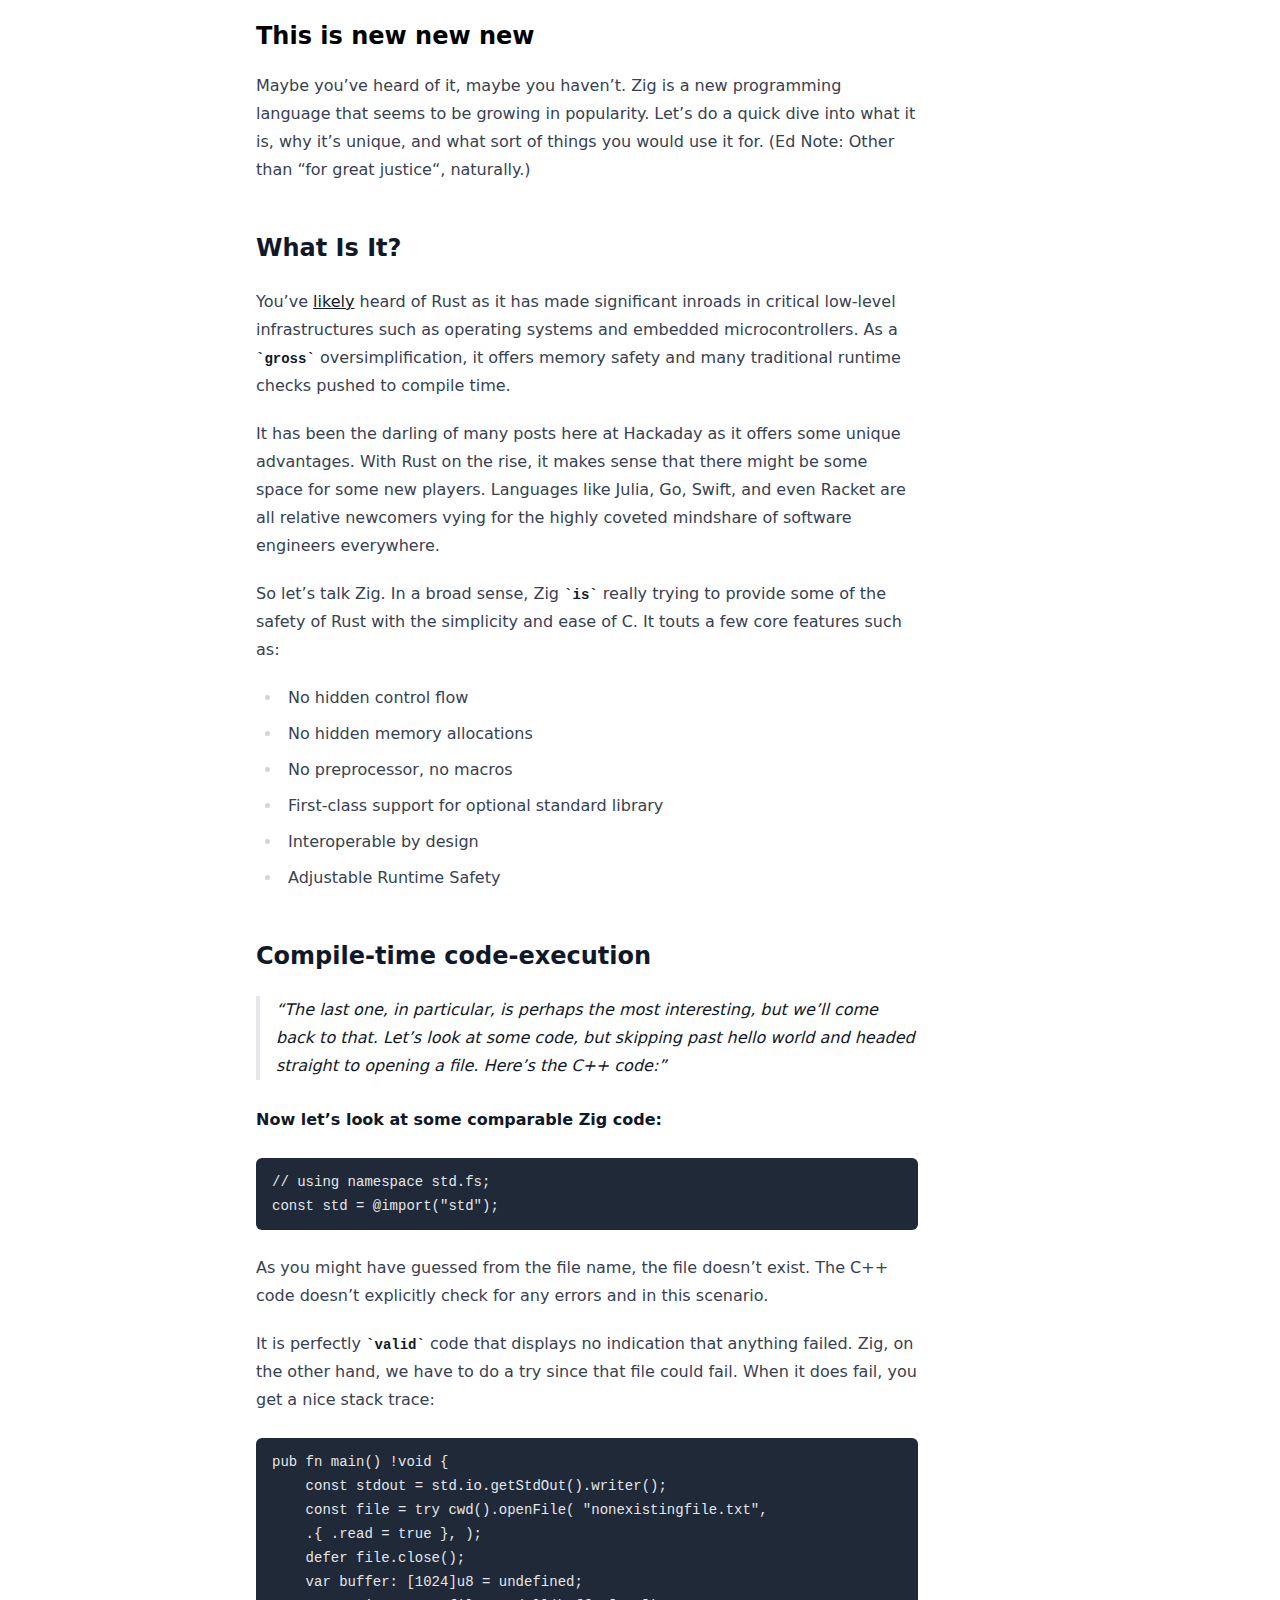
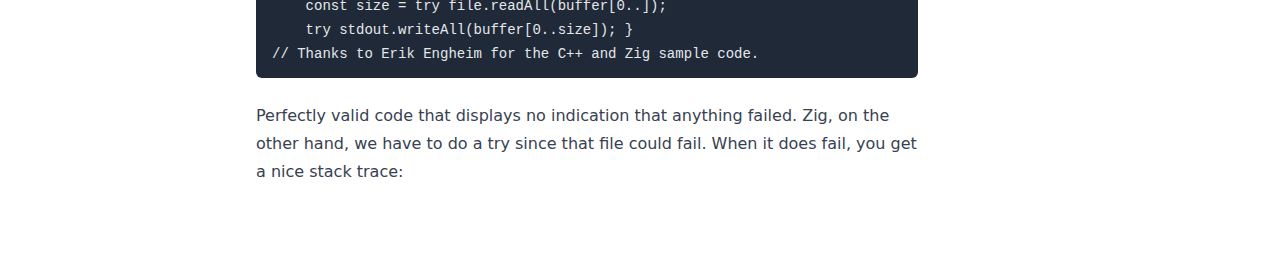
<file: blogs/this-is-new-no-two/index.html>
<!DOCTYPE html><html><head><meta charSet="utf-8"/><meta name="viewport" content="width=device-width"/><meta name="next-head-count" content="2"/><link rel="preload" href="../../_next/static/css/0a3bbf85bc4229f4.css" as="style"/><link rel="stylesheet" href="../../_next/static/css/0a3bbf85bc4229f4.css" data-n-g=""/><noscript data-n-css=""></noscript><script defer="" nomodule="" src="../../_next/static/chunks/polyfills-c67a75d1b6f99dc8.js"></script><script src="../../_next/static/chunks/webpack-69bfa6990bb9e155.js" defer=""></script><script src="../../_next/static/chunks/framework-4556c45dd113b893.js" defer=""></script><script src="../../_next/static/chunks/main-1a5ef2ee6643c975.js" defer=""></script><script src="../../_next/static/chunks/pages/_app-eb9adc94ba1e5162.js" defer=""></script><script src="../../_next/static/chunks/pages/blogs/%5BpostSlug%5D-7c20aad5aed67011.js" defer=""></script><script src="../../_next/static/FHMvAPvZ71xVHQIT64Vzz/_buildManifest.js" defer=""></script><script src="../../_next/static/FHMvAPvZ71xVHQIT64Vzz/_ssgManifest.js" defer=""></script></head><body><div id="__next"><div class="max-w-3xl mx-auto"><h1 class="font-semibold text-2xl py-5">This is new new new</h1><div class="prose pb-20"><p>Maybe you’ve heard of it, maybe you haven’t. Zig is a new programming language that seems to be growing in popularity. Let’s do a quick dive into what it is, why it’s unique, and what sort of things you would use it for. (Ed Note: Other than “for great justice“, naturally.)</p>
<h2>What Is It?</h2>
<p>You’ve <a href="https://google.com">likely</a> heard of Rust as it has made significant inroads in critical low-level infrastructures such as operating systems and embedded microcontrollers. As a <code>gross</code> oversimplification, it offers memory safety and many traditional runtime checks pushed to compile time.</p>
<p>It has been the darling of many posts here at Hackaday as it offers some unique advantages. With Rust on the rise, it makes sense that there might be some space for some new players. Languages like Julia, Go, Swift, and even Racket are all relative newcomers vying for the highly coveted mindshare of software engineers everywhere.</p>
<p>So let’s talk Zig. In a broad sense, Zig <code>is</code> really trying to provide some of the safety of Rust with the simplicity and ease of C. It touts a few core features such as:</p>
<ul>
<li>No hidden control flow</li>
<li>No hidden memory allocations</li>
<li>No preprocessor, no macros</li>
<li>First-class support for optional standard library</li>
<li>Interoperable by design</li>
<li>Adjustable Runtime Safety</li>
</ul>
<h2>Compile-time code-execution</h2>
<blockquote>
<p>The last one, in particular, is perhaps the most interesting, but we’ll come back to that. Let’s look at some code, but skipping past hello world and headed straight to opening a file. Here’s the C++ code:</p>
</blockquote>
<p><strong>Now let’s look at some comparable Zig code:</strong></p>
<pre><code>// using namespace std.fs;
const std = @import(&quot;std&quot;);
</code></pre>
<p>As you might have guessed from the file name, the file doesn’t exist. The C++ code doesn’t explicitly check for any errors and in this scenario.</p>
<p>It is perfectly <code>valid</code> code that displays no indication that anything failed. Zig, on the other hand, we have to do a try since that file could fail. When it does fail, you get a nice stack trace:</p>
<pre><code>pub fn main() !void {
    const stdout = std.io.getStdOut().writer();
    const file = try cwd().openFile( &quot;nonexistingfile.txt&quot;,
    .{ .read = true }, );
    defer file.close();
    var buffer: [1024]u8 = undefined;
    const size = try file.readAll(buffer[0..]);
    try stdout.writeAll(buffer[0..size]); }
// Thanks to Erik Engheim for the C++ and Zig sample code.
</code></pre>
<p>Perfectly valid code that displays no indication that anything failed. Zig, on the other hand, we have to do a try since that file could fail. When it does fail, you get a nice stack trace:</p></div></div></div><script id="__NEXT_DATA__" type="application/json">{"props":{"pageProps":{"post":{"content":{"compiledSource":"/*@jsxRuntime automatic @jsxImportSource react*/\nconst {Fragment: _Fragment, jsx: _jsx, jsxs: _jsxs} = arguments[0];\nconst {useMDXComponents: _provideComponents} = arguments[0];\nfunction _createMdxContent(props) {\n  const _components = Object.assign({\n    p: \"p\",\n    h2: \"h2\",\n    a: \"a\",\n    code: \"code\",\n    ul: \"ul\",\n    li: \"li\",\n    blockquote: \"blockquote\",\n    strong: \"strong\",\n    pre: \"pre\"\n  }, _provideComponents(), props.components);\n  return _jsxs(_Fragment, {\n    children: [_jsx(_components.p, {\n      children: \"Maybe you’ve heard of it, maybe you haven’t. Zig is a new programming language that seems to be growing in popularity. Let’s do a quick dive into what it is, why it’s unique, and what sort of things you would use it for. (Ed Note: Other than “for great justice“, naturally.)\"\n    }), \"\\n\", _jsx(_components.h2, {\n      children: \"What Is It?\"\n    }), \"\\n\", _jsxs(_components.p, {\n      children: [\"You’ve \", _jsx(_components.a, {\n        href: \"https://google.com\",\n        children: \"likely\"\n      }), \" heard of Rust as it has made significant inroads in critical low-level infrastructures such as operating systems and embedded microcontrollers. As a \", _jsx(_components.code, {\n        children: \"gross\"\n      }), \" oversimplification, it offers memory safety and many traditional runtime checks pushed to compile time.\"]\n    }), \"\\n\", _jsx(_components.p, {\n      children: \"It has been the darling of many posts here at Hackaday as it offers some unique advantages. With Rust on the rise, it makes sense that there might be some space for some new players. Languages like Julia, Go, Swift, and even Racket are all relative newcomers vying for the highly coveted mindshare of software engineers everywhere.\"\n    }), \"\\n\", _jsxs(_components.p, {\n      children: [\"So let’s talk Zig. In a broad sense, Zig \", _jsx(_components.code, {\n        children: \"is\"\n      }), \" really trying to provide some of the safety of Rust with the simplicity and ease of C. It touts a few core features such as:\"]\n    }), \"\\n\", _jsxs(_components.ul, {\n      children: [\"\\n\", _jsx(_components.li, {\n        children: \"No hidden control flow\"\n      }), \"\\n\", _jsx(_components.li, {\n        children: \"No hidden memory allocations\"\n      }), \"\\n\", _jsx(_components.li, {\n        children: \"No preprocessor, no macros\"\n      }), \"\\n\", _jsx(_components.li, {\n        children: \"First-class support for optional standard library\"\n      }), \"\\n\", _jsx(_components.li, {\n        children: \"Interoperable by design\"\n      }), \"\\n\", _jsx(_components.li, {\n        children: \"Adjustable Runtime Safety\"\n      }), \"\\n\"]\n    }), \"\\n\", _jsx(_components.h2, {\n      children: \"Compile-time code-execution\"\n    }), \"\\n\", _jsxs(_components.blockquote, {\n      children: [\"\\n\", _jsx(_components.p, {\n        children: \"The last one, in particular, is perhaps the most interesting, but we’ll come back to that. Let’s look at some code, but skipping past hello world and headed straight to opening a file. Here’s the C++ code:\"\n      }), \"\\n\"]\n    }), \"\\n\", _jsx(_components.p, {\n      children: _jsx(_components.strong, {\n        children: \"Now let’s look at some comparable Zig code:\"\n      })\n    }), \"\\n\", _jsx(_components.pre, {\n      children: _jsx(_components.code, {\n        children: \"// using namespace std.fs;\\r\\nconst std = @import(\\\"std\\\");\\n\"\n      })\n    }), \"\\n\", _jsx(_components.p, {\n      children: \"As you might have guessed from the file name, the file doesn’t exist. The C++ code doesn’t explicitly check for any errors and in this scenario.\"\n    }), \"\\n\", _jsxs(_components.p, {\n      children: [\"It is perfectly \", _jsx(_components.code, {\n        children: \"valid\"\n      }), \" code that displays no indication that anything failed. Zig, on the other hand, we have to do a try since that file could fail. When it does fail, you get a nice stack trace:\"]\n    }), \"\\n\", _jsx(_components.pre, {\n      children: _jsx(_components.code, {\n        children: \"pub fn main() !void {\\r\\n    const stdout = std.io.getStdOut().writer();\\r\\n    const file = try cwd().openFile( \\\"nonexistingfile.txt\\\",\\r\\n    .{ .read = true }, );\\r\\n    defer file.close();\\r\\n    var buffer: [1024]u8 = undefined;\\r\\n    const size = try file.readAll(buffer[0..]);\\r\\n    try stdout.writeAll(buffer[0..size]); }\\r\\n// Thanks to Erik Engheim for the C++ and Zig sample code.\\n\"\n      })\n    }), \"\\n\", _jsx(_components.p, {\n      children: \"Perfectly valid code that displays no indication that anything failed. Zig, on the other hand, we have to do a try since that file could fail. When it does fail, you get a nice stack trace:\"\n    })]\n  });\n}\nfunction MDXContent(props = {}) {\n  const {wrapper: MDXLayout} = Object.assign({}, _provideComponents(), props.components);\n  return MDXLayout ? _jsx(MDXLayout, Object.assign({}, props, {\n    children: _jsx(_createMdxContent, props)\n  })) : _createMdxContent(props);\n}\nreturn {\n  default: MDXContent\n};\n","frontmatter":{"title":"This is new new new","meta":"Maybe you’ve heard of it, maybe you haven’t. Zig is a new programming language that seems to be growing in popularity. Let’s do a quick dive into what it is.","slug":"this-is-new-no-two"},"scope":{}},"title":"This is new new new"}},"__N_SSG":true},"page":"/blogs/[postSlug]","query":{"postSlug":"this-is-new-no-two"},"buildId":"FHMvAPvZ71xVHQIT64Vzz","isFallback":false,"gsp":true,"scriptLoader":[]}</script></body></html>
</file>
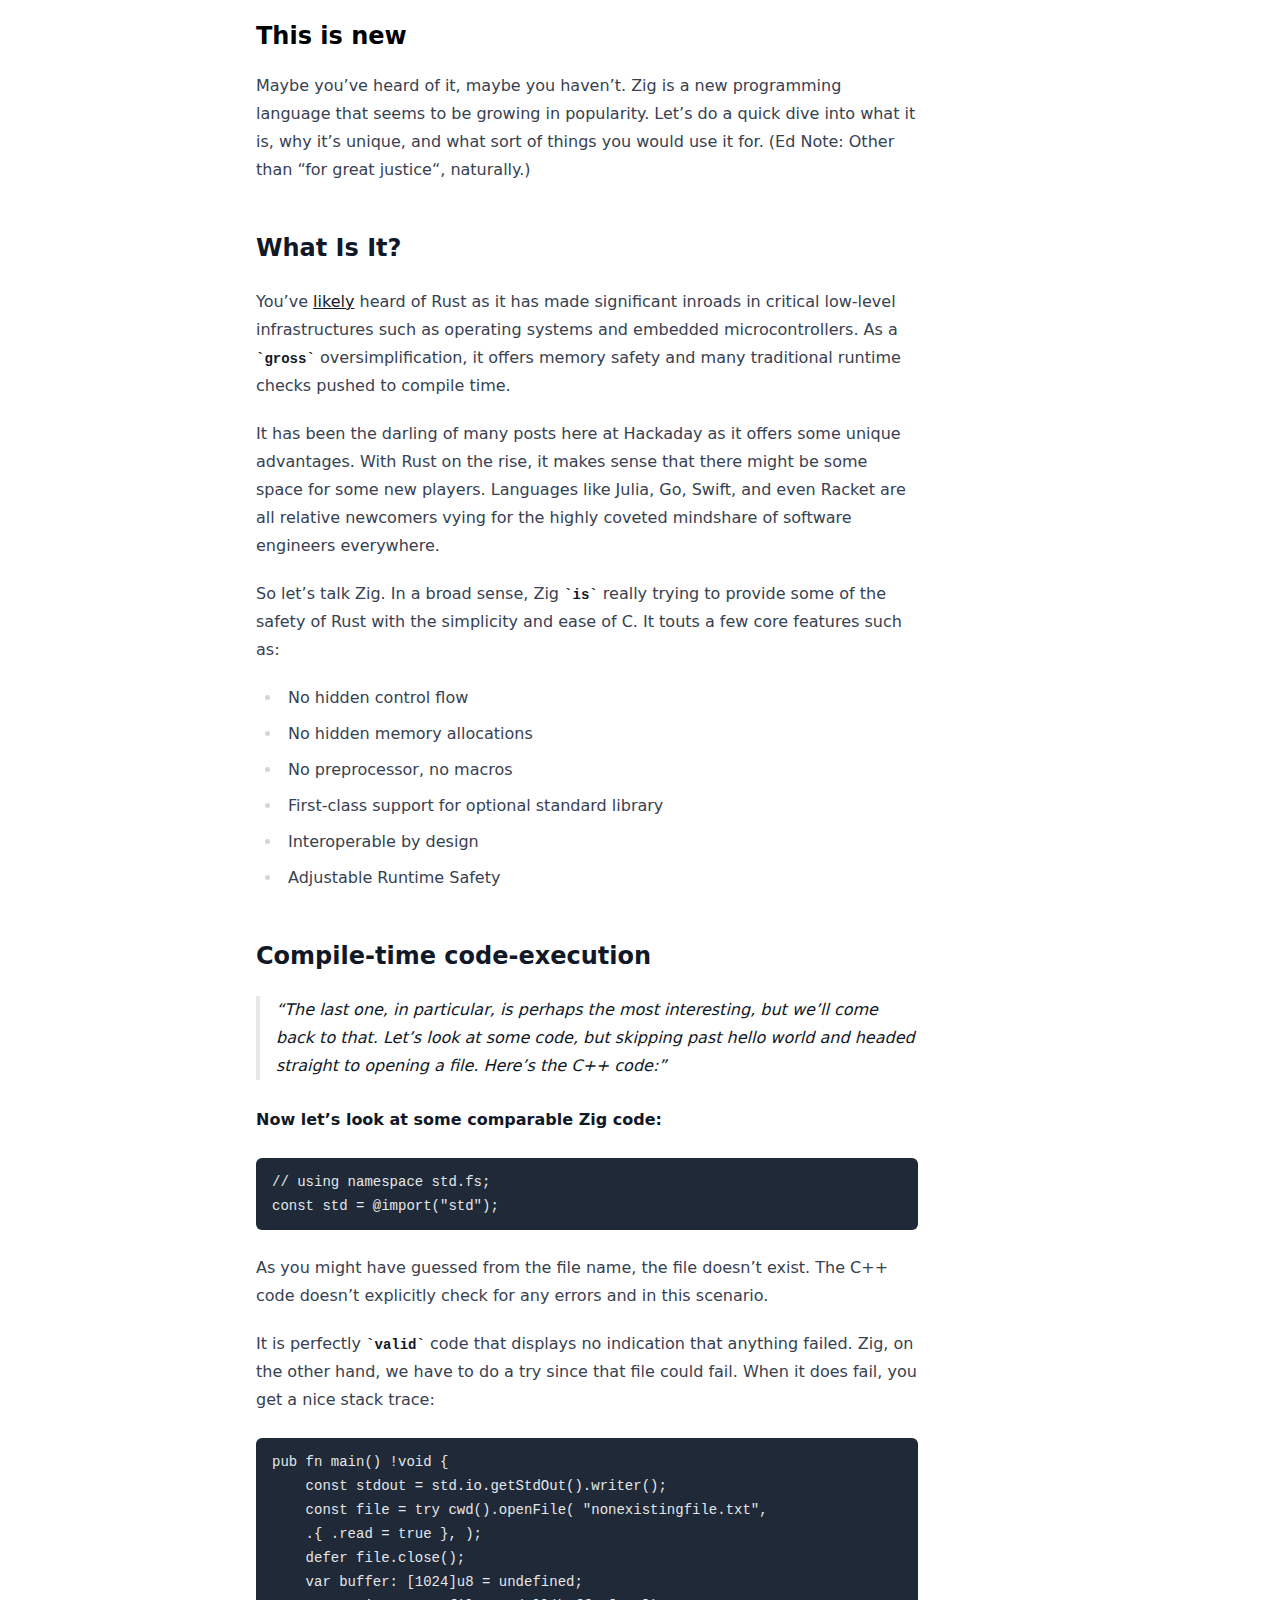
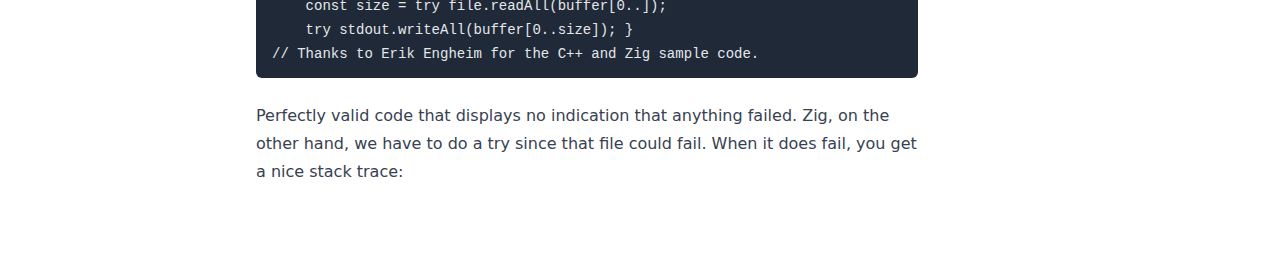
<file: blogs/this-is-new/index.html>
<!DOCTYPE html><html><head><meta charSet="utf-8"/><meta name="viewport" content="width=device-width"/><meta name="next-head-count" content="2"/><link rel="preload" href="../../_next/static/css/0a3bbf85bc4229f4.css" as="style"/><link rel="stylesheet" href="../../_next/static/css/0a3bbf85bc4229f4.css" data-n-g=""/><noscript data-n-css=""></noscript><script defer="" nomodule="" src="../../_next/static/chunks/polyfills-c67a75d1b6f99dc8.js"></script><script src="../../_next/static/chunks/webpack-69bfa6990bb9e155.js" defer=""></script><script src="../../_next/static/chunks/framework-4556c45dd113b893.js" defer=""></script><script src="../../_next/static/chunks/main-1a5ef2ee6643c975.js" defer=""></script><script src="../../_next/static/chunks/pages/_app-eb9adc94ba1e5162.js" defer=""></script><script src="../../_next/static/chunks/pages/blogs/%5BpostSlug%5D-7c20aad5aed67011.js" defer=""></script><script src="../../_next/static/FHMvAPvZ71xVHQIT64Vzz/_buildManifest.js" defer=""></script><script src="../../_next/static/FHMvAPvZ71xVHQIT64Vzz/_ssgManifest.js" defer=""></script></head><body><div id="__next"><div class="max-w-3xl mx-auto"><h1 class="font-semibold text-2xl py-5">This is new</h1><div class="prose pb-20"><p>Maybe you’ve heard of it, maybe you haven’t. Zig is a new programming language that seems to be growing in popularity. Let’s do a quick dive into what it is, why it’s unique, and what sort of things you would use it for. (Ed Note: Other than “for great justice“, naturally.)</p>
<h2>What Is It?</h2>
<p>You’ve <a href="https://google.com">likely</a> heard of Rust as it has made significant inroads in critical low-level infrastructures such as operating systems and embedded microcontrollers. As a <code>gross</code> oversimplification, it offers memory safety and many traditional runtime checks pushed to compile time.</p>
<p>It has been the darling of many posts here at Hackaday as it offers some unique advantages. With Rust on the rise, it makes sense that there might be some space for some new players. Languages like Julia, Go, Swift, and even Racket are all relative newcomers vying for the highly coveted mindshare of software engineers everywhere.</p>
<p>So let’s talk Zig. In a broad sense, Zig <code>is</code> really trying to provide some of the safety of Rust with the simplicity and ease of C. It touts a few core features such as:</p>
<ul>
<li>No hidden control flow</li>
<li>No hidden memory allocations</li>
<li>No preprocessor, no macros</li>
<li>First-class support for optional standard library</li>
<li>Interoperable by design</li>
<li>Adjustable Runtime Safety</li>
</ul>
<h2>Compile-time code-execution</h2>
<blockquote>
<p>The last one, in particular, is perhaps the most interesting, but we’ll come back to that. Let’s look at some code, but skipping past hello world and headed straight to opening a file. Here’s the C++ code:</p>
</blockquote>
<p><strong>Now let’s look at some comparable Zig code:</strong></p>
<pre><code>// using namespace std.fs;
const std = @import(&quot;std&quot;);
</code></pre>
<p>As you might have guessed from the file name, the file doesn’t exist. The C++ code doesn’t explicitly check for any errors and in this scenario.</p>
<p>It is perfectly <code>valid</code> code that displays no indication that anything failed. Zig, on the other hand, we have to do a try since that file could fail. When it does fail, you get a nice stack trace:</p>
<pre><code>pub fn main() !void {
    const stdout = std.io.getStdOut().writer();
    const file = try cwd().openFile( &quot;nonexistingfile.txt&quot;,
    .{ .read = true }, );
    defer file.close();
    var buffer: [1024]u8 = undefined;
    const size = try file.readAll(buffer[0..]);
    try stdout.writeAll(buffer[0..size]); }
// Thanks to Erik Engheim for the C++ and Zig sample code.
</code></pre>
<p>Perfectly valid code that displays no indication that anything failed. Zig, on the other hand, we have to do a try since that file could fail. When it does fail, you get a nice stack trace:</p></div></div></div><script id="__NEXT_DATA__" type="application/json">{"props":{"pageProps":{"post":{"content":{"compiledSource":"/*@jsxRuntime automatic @jsxImportSource react*/\nconst {Fragment: _Fragment, jsx: _jsx, jsxs: _jsxs} = arguments[0];\nconst {useMDXComponents: _provideComponents} = arguments[0];\nfunction _createMdxContent(props) {\n  const _components = Object.assign({\n    p: \"p\",\n    h2: \"h2\",\n    a: \"a\",\n    code: \"code\",\n    ul: \"ul\",\n    li: \"li\",\n    blockquote: \"blockquote\",\n    strong: \"strong\",\n    pre: \"pre\"\n  }, _provideComponents(), props.components);\n  return _jsxs(_Fragment, {\n    children: [_jsx(_components.p, {\n      children: \"Maybe you’ve heard of it, maybe you haven’t. Zig is a new programming language that seems to be growing in popularity. Let’s do a quick dive into what it is, why it’s unique, and what sort of things you would use it for. (Ed Note: Other than “for great justice“, naturally.)\"\n    }), \"\\n\", _jsx(_components.h2, {\n      children: \"What Is It?\"\n    }), \"\\n\", _jsxs(_components.p, {\n      children: [\"You’ve \", _jsx(_components.a, {\n        href: \"https://google.com\",\n        children: \"likely\"\n      }), \" heard of Rust as it has made significant inroads in critical low-level infrastructures such as operating systems and embedded microcontrollers. As a \", _jsx(_components.code, {\n        children: \"gross\"\n      }), \" oversimplification, it offers memory safety and many traditional runtime checks pushed to compile time.\"]\n    }), \"\\n\", _jsx(_components.p, {\n      children: \"It has been the darling of many posts here at Hackaday as it offers some unique advantages. With Rust on the rise, it makes sense that there might be some space for some new players. Languages like Julia, Go, Swift, and even Racket are all relative newcomers vying for the highly coveted mindshare of software engineers everywhere.\"\n    }), \"\\n\", _jsxs(_components.p, {\n      children: [\"So let’s talk Zig. In a broad sense, Zig \", _jsx(_components.code, {\n        children: \"is\"\n      }), \" really trying to provide some of the safety of Rust with the simplicity and ease of C. It touts a few core features such as:\"]\n    }), \"\\n\", _jsxs(_components.ul, {\n      children: [\"\\n\", _jsx(_components.li, {\n        children: \"No hidden control flow\"\n      }), \"\\n\", _jsx(_components.li, {\n        children: \"No hidden memory allocations\"\n      }), \"\\n\", _jsx(_components.li, {\n        children: \"No preprocessor, no macros\"\n      }), \"\\n\", _jsx(_components.li, {\n        children: \"First-class support for optional standard library\"\n      }), \"\\n\", _jsx(_components.li, {\n        children: \"Interoperable by design\"\n      }), \"\\n\", _jsx(_components.li, {\n        children: \"Adjustable Runtime Safety\"\n      }), \"\\n\"]\n    }), \"\\n\", _jsx(_components.h2, {\n      children: \"Compile-time code-execution\"\n    }), \"\\n\", _jsxs(_components.blockquote, {\n      children: [\"\\n\", _jsx(_components.p, {\n        children: \"The last one, in particular, is perhaps the most interesting, but we’ll come back to that. Let’s look at some code, but skipping past hello world and headed straight to opening a file. Here’s the C++ code:\"\n      }), \"\\n\"]\n    }), \"\\n\", _jsx(_components.p, {\n      children: _jsx(_components.strong, {\n        children: \"Now let’s look at some comparable Zig code:\"\n      })\n    }), \"\\n\", _jsx(_components.pre, {\n      children: _jsx(_components.code, {\n        children: \"// using namespace std.fs;\\r\\nconst std = @import(\\\"std\\\");\\n\"\n      })\n    }), \"\\n\", _jsx(_components.p, {\n      children: \"As you might have guessed from the file name, the file doesn’t exist. The C++ code doesn’t explicitly check for any errors and in this scenario.\"\n    }), \"\\n\", _jsxs(_components.p, {\n      children: [\"It is perfectly \", _jsx(_components.code, {\n        children: \"valid\"\n      }), \" code that displays no indication that anything failed. Zig, on the other hand, we have to do a try since that file could fail. When it does fail, you get a nice stack trace:\"]\n    }), \"\\n\", _jsx(_components.pre, {\n      children: _jsx(_components.code, {\n        children: \"pub fn main() !void {\\r\\n    const stdout = std.io.getStdOut().writer();\\r\\n    const file = try cwd().openFile( \\\"nonexistingfile.txt\\\",\\r\\n    .{ .read = true }, );\\r\\n    defer file.close();\\r\\n    var buffer: [1024]u8 = undefined;\\r\\n    const size = try file.readAll(buffer[0..]);\\r\\n    try stdout.writeAll(buffer[0..size]); }\\r\\n// Thanks to Erik Engheim for the C++ and Zig sample code.\\n\"\n      })\n    }), \"\\n\", _jsx(_components.p, {\n      children: \"Perfectly valid code that displays no indication that anything failed. Zig, on the other hand, we have to do a try since that file could fail. When it does fail, you get a nice stack trace:\"\n    })]\n  });\n}\nfunction MDXContent(props = {}) {\n  const {wrapper: MDXLayout} = Object.assign({}, _provideComponents(), props.components);\n  return MDXLayout ? _jsx(MDXLayout, Object.assign({}, props, {\n    children: _jsx(_createMdxContent, props)\n  })) : _createMdxContent(props);\n}\nreturn {\n  default: MDXContent\n};\n","frontmatter":{"title":"This is new","meta":"Maybe you’ve heard of it, maybe you haven’t. Zig is a new programming language that seems to be growing in popularity. Let’s do a quick dive into what it is.","slug":"this-is-new"},"scope":{}},"title":"This is new"}},"__N_SSG":true},"page":"/blogs/[postSlug]","query":{"postSlug":"this-is-new"},"buildId":"FHMvAPvZ71xVHQIT64Vzz","isFallback":false,"gsp":true,"scriptLoader":[]}</script></body></html>
</file>
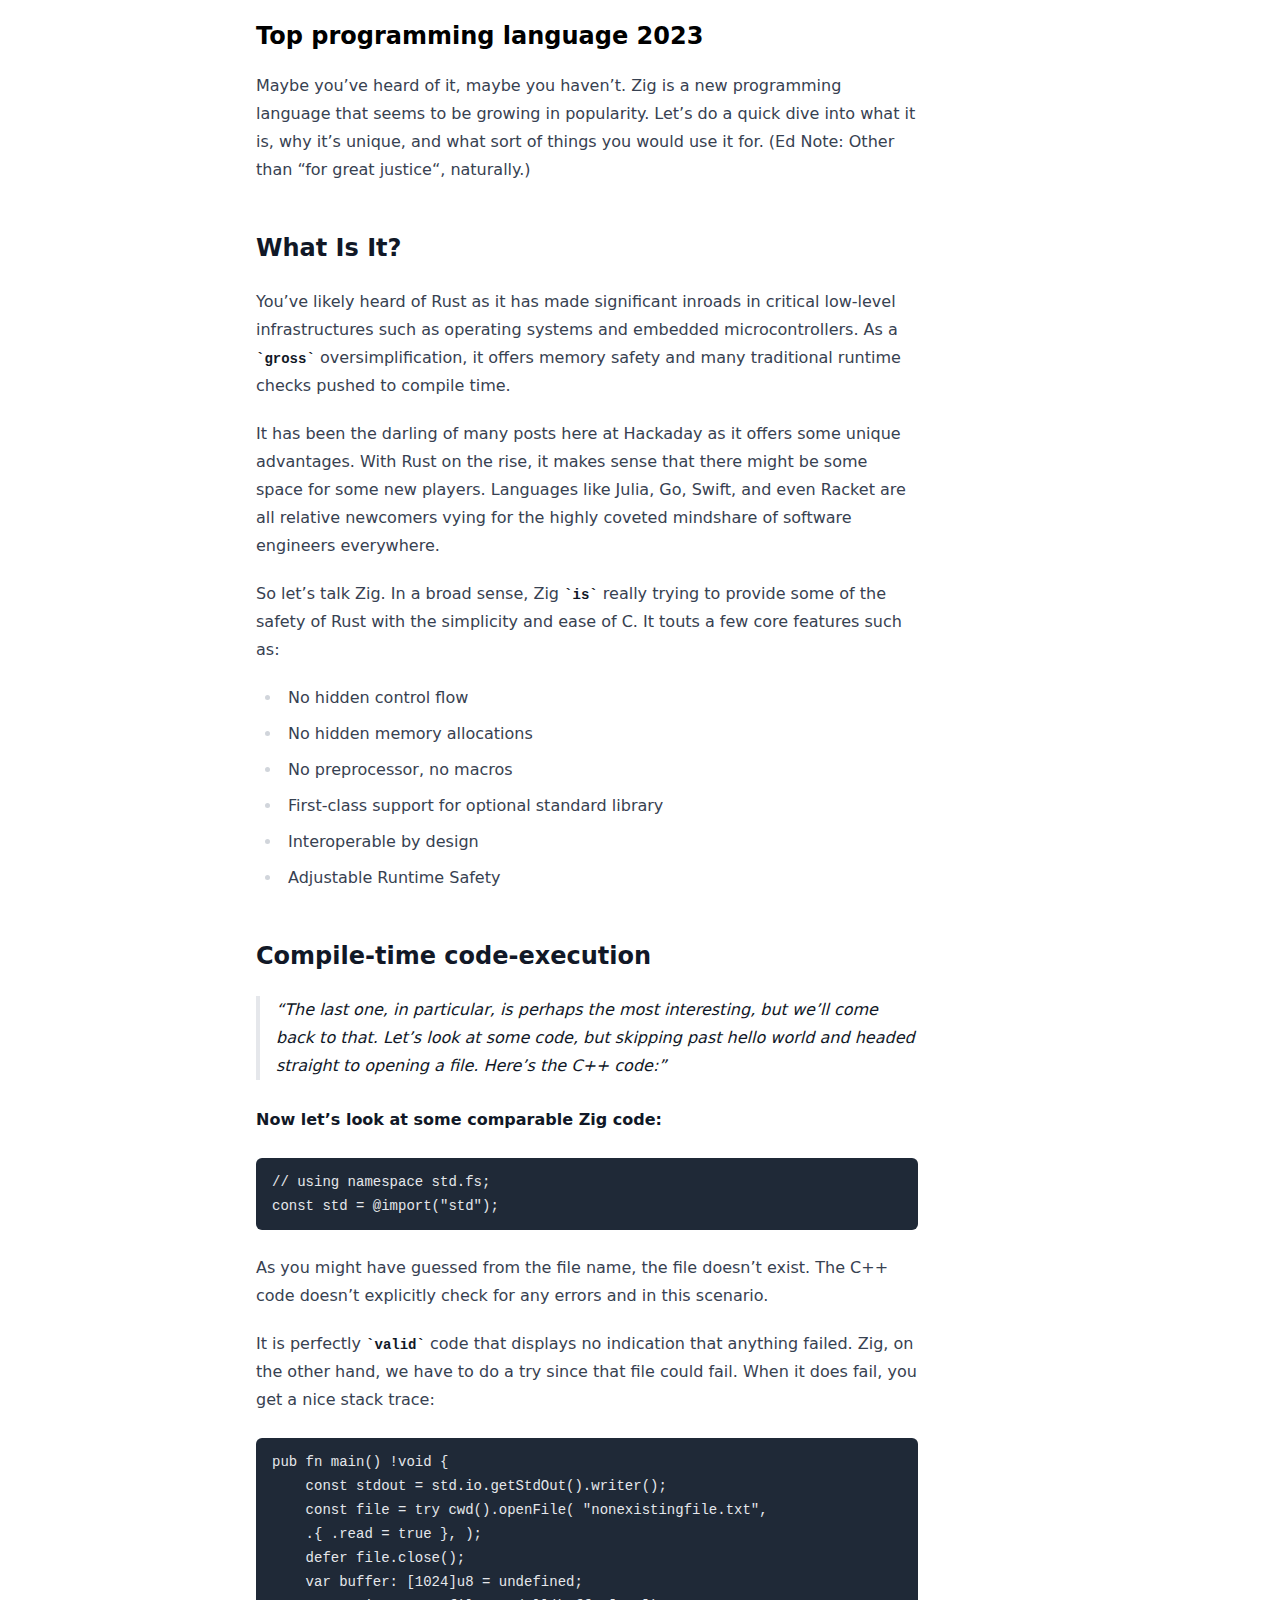
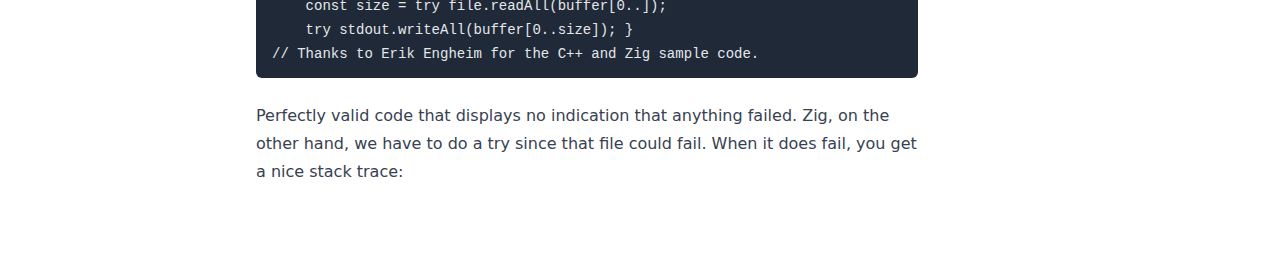
<file: blogs/top-programming-language-2023/index.html>
<!DOCTYPE html><html><head><meta charSet="utf-8"/><meta name="viewport" content="width=device-width"/><meta name="next-head-count" content="2"/><link rel="preload" href="../../_next/static/css/0a3bbf85bc4229f4.css" as="style"/><link rel="stylesheet" href="../../_next/static/css/0a3bbf85bc4229f4.css" data-n-g=""/><noscript data-n-css=""></noscript><script defer="" nomodule="" src="../../_next/static/chunks/polyfills-c67a75d1b6f99dc8.js"></script><script src="../../_next/static/chunks/webpack-69bfa6990bb9e155.js" defer=""></script><script src="../../_next/static/chunks/framework-4556c45dd113b893.js" defer=""></script><script src="../../_next/static/chunks/main-1a5ef2ee6643c975.js" defer=""></script><script src="../../_next/static/chunks/pages/_app-eb9adc94ba1e5162.js" defer=""></script><script src="../../_next/static/chunks/pages/blogs/%5BpostSlug%5D-7c20aad5aed67011.js" defer=""></script><script src="../../_next/static/FHMvAPvZ71xVHQIT64Vzz/_buildManifest.js" defer=""></script><script src="../../_next/static/FHMvAPvZ71xVHQIT64Vzz/_ssgManifest.js" defer=""></script></head><body><div id="__next"><div class="max-w-3xl mx-auto"><h1 class="font-semibold text-2xl py-5">Top programming language 2023</h1><div class="prose pb-20"><p>Maybe you’ve heard of it, maybe you haven’t. Zig is a new programming language that seems to be growing in popularity. Let’s do a quick dive into what it is, why it’s unique, and what sort of things you would use it for. (Ed Note: Other than “for great justice“, naturally.)</p>
<h2>What Is It?</h2>
<p>You’ve likely heard of Rust as it has made significant inroads in critical low-level infrastructures such as operating systems and embedded microcontrollers. As a <code>gross</code> oversimplification, it offers memory safety and many traditional runtime checks pushed to compile time.</p>
<p>It has been the darling of many posts here at Hackaday as it offers some unique advantages. With Rust on the rise, it makes sense that there might be some space for some new players. Languages like Julia, Go, Swift, and even Racket are all relative newcomers vying for the highly coveted mindshare of software engineers everywhere.</p>
<p>So let’s talk Zig. In a broad sense, Zig <code>is</code> really trying to provide some of the safety of Rust with the simplicity and ease of C. It touts a few core features such as:</p>
<ul>
<li>No hidden control flow</li>
<li>No hidden memory allocations</li>
<li>No preprocessor, no macros</li>
<li>First-class support for optional standard library</li>
<li>Interoperable by design</li>
<li>Adjustable Runtime Safety</li>
</ul>
<h2>Compile-time code-execution</h2>
<blockquote>
<p>The last one, in particular, is perhaps the most interesting, but we’ll come back to that. Let’s look at some code, but skipping past hello world and headed straight to opening a file. Here’s the C++ code:</p>
</blockquote>
<p><strong>Now let’s look at some comparable Zig code:</strong></p>
<pre><code>// using namespace std.fs;
const std = @import(&quot;std&quot;);
</code></pre>
<p>As you might have guessed from the file name, the file doesn’t exist. The C++ code doesn’t explicitly check for any errors and in this scenario.</p>
<p>It is perfectly <code>valid</code> code that displays no indication that anything failed. Zig, on the other hand, we have to do a try since that file could fail. When it does fail, you get a nice stack trace:</p>
<pre><code>pub fn main() !void {
    const stdout = std.io.getStdOut().writer();
    const file = try cwd().openFile( &quot;nonexistingfile.txt&quot;,
    .{ .read = true }, );
    defer file.close();
    var buffer: [1024]u8 = undefined;
    const size = try file.readAll(buffer[0..]);
    try stdout.writeAll(buffer[0..size]); }
// Thanks to Erik Engheim for the C++ and Zig sample code.
</code></pre>
<p>Perfectly valid code that displays no indication that anything failed. Zig, on the other hand, we have to do a try since that file could fail. When it does fail, you get a nice stack trace:</p></div></div></div><script id="__NEXT_DATA__" type="application/json">{"props":{"pageProps":{"post":{"content":{"compiledSource":"/*@jsxRuntime automatic @jsxImportSource react*/\nconst {Fragment: _Fragment, jsx: _jsx, jsxs: _jsxs} = arguments[0];\nconst {useMDXComponents: _provideComponents} = arguments[0];\nfunction _createMdxContent(props) {\n  const _components = Object.assign({\n    p: \"p\",\n    h2: \"h2\",\n    code: \"code\",\n    ul: \"ul\",\n    li: \"li\",\n    blockquote: \"blockquote\",\n    strong: \"strong\",\n    pre: \"pre\"\n  }, _provideComponents(), props.components);\n  return _jsxs(_Fragment, {\n    children: [_jsx(_components.p, {\n      children: \"Maybe you’ve heard of it, maybe you haven’t. Zig is a new programming language that seems to be growing in popularity. Let’s do a quick dive into what it is, why it’s unique, and what sort of things you would use it for. (Ed Note: Other than “for great justice“, naturally.)\"\n    }), \"\\n\", _jsx(_components.h2, {\n      children: \"What Is It?\"\n    }), \"\\n\", _jsxs(_components.p, {\n      children: [\"You’ve likely heard of Rust as it has made significant inroads in critical low-level infrastructures such as operating systems and embedded microcontrollers. As a \", _jsx(_components.code, {\n        children: \"gross\"\n      }), \" oversimplification, it offers memory safety and many traditional runtime checks pushed to compile time.\"]\n    }), \"\\n\", _jsx(_components.p, {\n      children: \"It has been the darling of many posts here at Hackaday as it offers some unique advantages. With Rust on the rise, it makes sense that there might be some space for some new players. Languages like Julia, Go, Swift, and even Racket are all relative newcomers vying for the highly coveted mindshare of software engineers everywhere.\"\n    }), \"\\n\", _jsxs(_components.p, {\n      children: [\"So let’s talk Zig. In a broad sense, Zig \", _jsx(_components.code, {\n        children: \"is\"\n      }), \" really trying to provide some of the safety of Rust with the simplicity and ease of C. It touts a few core features such as:\"]\n    }), \"\\n\", _jsxs(_components.ul, {\n      children: [\"\\n\", _jsx(_components.li, {\n        children: \"No hidden control flow\"\n      }), \"\\n\", _jsx(_components.li, {\n        children: \"No hidden memory allocations\"\n      }), \"\\n\", _jsx(_components.li, {\n        children: \"No preprocessor, no macros\"\n      }), \"\\n\", _jsx(_components.li, {\n        children: \"First-class support for optional standard library\"\n      }), \"\\n\", _jsx(_components.li, {\n        children: \"Interoperable by design\"\n      }), \"\\n\", _jsx(_components.li, {\n        children: \"Adjustable Runtime Safety\"\n      }), \"\\n\"]\n    }), \"\\n\", _jsx(_components.h2, {\n      children: \"Compile-time code-execution\"\n    }), \"\\n\", _jsxs(_components.blockquote, {\n      children: [\"\\n\", _jsx(_components.p, {\n        children: \"The last one, in particular, is perhaps the most interesting, but we’ll come back to that. Let’s look at some code, but skipping past hello world and headed straight to opening a file. Here’s the C++ code:\"\n      }), \"\\n\"]\n    }), \"\\n\", _jsx(_components.p, {\n      children: _jsx(_components.strong, {\n        children: \"Now let’s look at some comparable Zig code:\"\n      })\n    }), \"\\n\", _jsx(_components.pre, {\n      children: _jsx(_components.code, {\n        children: \"// using namespace std.fs;\\r\\nconst std = @import(\\\"std\\\");\\n\"\n      })\n    }), \"\\n\", _jsx(_components.p, {\n      children: \"As you might have guessed from the file name, the file doesn’t exist. The C++ code doesn’t explicitly check for any errors and in this scenario.\"\n    }), \"\\n\", _jsxs(_components.p, {\n      children: [\"It is perfectly \", _jsx(_components.code, {\n        children: \"valid\"\n      }), \" code that displays no indication that anything failed. Zig, on the other hand, we have to do a try since that file could fail. When it does fail, you get a nice stack trace:\"]\n    }), \"\\n\", _jsx(_components.pre, {\n      children: _jsx(_components.code, {\n        children: \"pub fn main() !void {\\r\\n    const stdout = std.io.getStdOut().writer();\\r\\n    const file = try cwd().openFile( \\\"nonexistingfile.txt\\\",\\r\\n    .{ .read = true }, );\\r\\n    defer file.close();\\r\\n    var buffer: [1024]u8 = undefined;\\r\\n    const size = try file.readAll(buffer[0..]);\\r\\n    try stdout.writeAll(buffer[0..size]); }\\r\\n// Thanks to Erik Engheim for the C++ and Zig sample code.\\n\"\n      })\n    }), \"\\n\", _jsx(_components.p, {\n      children: \"Perfectly valid code that displays no indication that anything failed. Zig, on the other hand, we have to do a try since that file could fail. When it does fail, you get a nice stack trace:\"\n    })]\n  });\n}\nfunction MDXContent(props = {}) {\n  const {wrapper: MDXLayout} = Object.assign({}, _provideComponents(), props.components);\n  return MDXLayout ? _jsx(MDXLayout, Object.assign({}, props, {\n    children: _jsx(_createMdxContent, props)\n  })) : _createMdxContent(props);\n}\nreturn {\n  default: MDXContent\n};\n","frontmatter":{"title":"Top programming language 2023","meta":"Maybe you’ve heard of it, maybe you haven’t. Zig is a new programming language that seems to be growing in popularity. Let’s do a quick dive into what it is.","slug":"top-programming-language-2023"},"scope":{}},"title":"Top programming language 2023"}},"__N_SSG":true},"page":"/blogs/[postSlug]","query":{"postSlug":"top-programming-language-2023"},"buildId":"FHMvAPvZ71xVHQIT64Vzz","isFallback":false,"gsp":true,"scriptLoader":[]}</script></body></html>
</file>
<file: _next/static/css/0a3bbf85bc4229f4.css>
/*
! tailwindcss v3.3.1 | MIT License | https://tailwindcss.com
*/*,:after,:before{box-sizing:border-box;border:0 solid #e5e7eb}:after,:before{--tw-content:""}html{line-height:1.5;-webkit-text-size-adjust:100%;-moz-tab-size:4;-o-tab-size:4;tab-size:4;font-family:ui-sans-serif,system-ui,-apple-system,BlinkMacSystemFont,Segoe UI,Roboto,Helvetica Neue,Arial,Noto Sans,sans-serif,Apple Color Emoji,Segoe UI Emoji,Segoe UI Symbol,Noto Color Emoji;font-feature-settings:normal;font-variation-settings:normal}body{margin:0;line-height:inherit}hr{height:0;color:inherit;border-top-width:1px}abbr:where([title]){-webkit-text-decoration:underline dotted;text-decoration:underline dotted}h1,h2,h3,h4,h5,h6{font-size:inherit;font-weight:inherit}a{color:inherit;text-decoration:inherit}b,strong{font-weight:bolder}code,kbd,pre,samp{font-family:ui-monospace,SFMono-Regular,Menlo,Monaco,Consolas,Liberation Mono,Courier New,monospace;font-size:1em}small{font-size:80%}sub,sup{font-size:75%;line-height:0;position:relative;vertical-align:baseline}sub{bottom:-.25em}sup{top:-.5em}table{text-indent:0;border-color:inherit;border-collapse:collapse}button,input,optgroup,select,textarea{font-family:inherit;font-size:100%;font-weight:inherit;line-height:inherit;color:inherit;margin:0;padding:0}button,select{text-transform:none}[type=button],[type=reset],[type=submit],button{-webkit-appearance:button;background-color:transparent;background-image:none}:-moz-focusring{outline:auto}:-moz-ui-invalid{box-shadow:none}progress{vertical-align:baseline}::-webkit-inner-spin-button,::-webkit-outer-spin-button{height:auto}[type=search]{-webkit-appearance:textfield;outline-offset:-2px}::-webkit-search-decoration{-webkit-appearance:none}::-webkit-file-upload-button{-webkit-appearance:button;font:inherit}summary{display:list-item}blockquote,dd,dl,figure,h1,h2,h3,h4,h5,h6,hr,p,pre{margin:0}fieldset{margin:0}fieldset,legend{padding:0}menu,ol,ul{list-style:none;margin:0;padding:0}textarea{resize:vertical}input::-moz-placeholder,textarea::-moz-placeholder{opacity:1;color:#9ca3af}input::placeholder,textarea::placeholder{opacity:1;color:#9ca3af}[role=button],button{cursor:pointer}:disabled{cursor:default}audio,canvas,embed,iframe,img,object,svg,video{display:block;vertical-align:middle}img,video{max-width:100%;height:auto}[hidden]{display:none}*,:after,:before{--tw-border-spacing-x:0;--tw-border-spacing-y:0;--tw-translate-x:0;--tw-translate-y:0;--tw-rotate:0;--tw-skew-x:0;--tw-skew-y:0;--tw-scale-x:1;--tw-scale-y:1;--tw-pan-x: ;--tw-pan-y: ;--tw-pinch-zoom: ;--tw-scroll-snap-strictness:proximity;--tw-ordinal: ;--tw-slashed-zero: ;--tw-numeric-figure: ;--tw-numeric-spacing: ;--tw-numeric-fraction: ;--tw-ring-inset: ;--tw-ring-offset-width:0px;--tw-ring-offset-color:#fff;--tw-ring-color:rgba(59,130,246,.5);--tw-ring-offset-shadow:0 0 #0000;--tw-ring-shadow:0 0 #0000;--tw-shadow:0 0 #0000;--tw-shadow-colored:0 0 #0000;--tw-blur: ;--tw-brightness: ;--tw-contrast: ;--tw-grayscale: ;--tw-hue-rotate: ;--tw-invert: ;--tw-saturate: ;--tw-sepia: ;--tw-drop-shadow: ;--tw-backdrop-blur: ;--tw-backdrop-brightness: ;--tw-backdrop-contrast: ;--tw-backdrop-grayscale: ;--tw-backdrop-hue-rotate: ;--tw-backdrop-invert: ;--tw-backdrop-opacity: ;--tw-backdrop-saturate: ;--tw-backdrop-sepia: }::backdrop{--tw-border-spacing-x:0;--tw-border-spacing-y:0;--tw-translate-x:0;--tw-translate-y:0;--tw-rotate:0;--tw-skew-x:0;--tw-skew-y:0;--tw-scale-x:1;--tw-scale-y:1;--tw-pan-x: ;--tw-pan-y: ;--tw-pinch-zoom: ;--tw-scroll-snap-strictness:proximity;--tw-ordinal: ;--tw-slashed-zero: ;--tw-numeric-figure: ;--tw-numeric-spacing: ;--tw-numeric-fraction: ;--tw-ring-inset: ;--tw-ring-offset-width:0px;--tw-ring-offset-color:#fff;--tw-ring-color:rgba(59,130,246,.5);--tw-ring-offset-shadow:0 0 #0000;--tw-ring-shadow:0 0 #0000;--tw-shadow:0 0 #0000;--tw-shadow-colored:0 0 #0000;--tw-blur: ;--tw-brightness: ;--tw-contrast: ;--tw-grayscale: ;--tw-hue-rotate: ;--tw-invert: ;--tw-saturate: ;--tw-sepia: ;--tw-drop-shadow: ;--tw-backdrop-blur: ;--tw-backdrop-brightness: ;--tw-backdrop-contrast: ;--tw-backdrop-grayscale: ;--tw-backdrop-hue-rotate: ;--tw-backdrop-invert: ;--tw-backdrop-opacity: ;--tw-backdrop-saturate: ;--tw-backdrop-sepia: }.prose{color:var(--tw-prose-body);max-width:65ch}.prose :where(p):not(:where([class~=not-prose] *)){margin-top:1.25em;margin-bottom:1.25em}.prose :where([class~=lead]):not(:where([class~=not-prose] *)){color:var(--tw-prose-lead);font-size:1.25em;line-height:1.6;margin-top:1.2em;margin-bottom:1.2em}.prose :where(a):not(:where([class~=not-prose] *)){color:var(--tw-prose-links);text-decoration:underline;font-weight:500}.prose :where(strong):not(:where([class~=not-prose] *)){color:var(--tw-prose-bold);font-weight:600}.prose :where(a strong):not(:where([class~=not-prose] *)){color:inherit}.prose :where(blockquote strong):not(:where([class~=not-prose] *)){color:inherit}.prose :where(thead th strong):not(:where([class~=not-prose] *)){color:inherit}.prose :where(ol):not(:where([class~=not-prose] *)){list-style-type:decimal;margin-top:1.25em;margin-bottom:1.25em;padding-left:1.625em}.prose :where(ol[type=A]):not(:where([class~=not-prose] *)){list-style-type:upper-alpha}.prose :where(ol[type=a]):not(:where([class~=not-prose] *)){list-style-type:lower-alpha}.prose :where(ol[type=A s]):not(:where([class~=not-prose] *)){list-style-type:upper-alpha}.prose :where(ol[type=a s]):not(:where([class~=not-prose] *)){list-style-type:lower-alpha}.prose :where(ol[type=I]):not(:where([class~=not-prose] *)){list-style-type:upper-roman}.prose :where(ol[type=i]):not(:where([class~=not-prose] *)){list-style-type:lower-roman}.prose :where(ol[type=I s]):not(:where([class~=not-prose] *)){list-style-type:upper-roman}.prose :where(ol[type=i s]):not(:where([class~=not-prose] *)){list-style-type:lower-roman}.prose :where(ol[type="1"]):not(:where([class~=not-prose] *)){list-style-type:decimal}.prose :where(ul):not(:where([class~=not-prose] *)){list-style-type:disc;margin-top:1.25em;margin-bottom:1.25em;padding-left:1.625em}.prose :where(ol>li):not(:where([class~=not-prose] *))::marker{font-weight:400;color:var(--tw-prose-counters)}.prose :where(ul>li):not(:where([class~=not-prose] *))::marker{color:var(--tw-prose-bullets)}.prose :where(hr):not(:where([class~=not-prose] *)){border-color:var(--tw-prose-hr);border-top-width:1px;margin-top:3em;margin-bottom:3em}.prose :where(blockquote):not(:where([class~=not-prose] *)){font-weight:500;font-style:italic;color:var(--tw-prose-quotes);border-left-width:.25rem;border-left-color:var(--tw-prose-quote-borders);quotes:"\201C""\201D""\2018""\2019";margin-top:1.6em;margin-bottom:1.6em;padding-left:1em}.prose :where(blockquote p:first-of-type):not(:where([class~=not-prose] *)):before{content:open-quote}.prose :where(blockquote p:last-of-type):not(:where([class~=not-prose] *)):after{content:close-quote}.prose :where(h1):not(:where([class~=not-prose] *)){color:var(--tw-prose-headings);font-weight:800;font-size:2.25em;margin-top:0;margin-bottom:.8888889em;line-height:1.1111111}.prose :where(h1 strong):not(:where([class~=not-prose] *)){font-weight:900;color:inherit}.prose :where(h2):not(:where([class~=not-prose] *)){color:var(--tw-prose-headings);font-weight:700;font-size:1.5em;margin-top:2em;margin-bottom:1em;line-height:1.3333333}.prose :where(h2 strong):not(:where([class~=not-prose] *)){font-weight:800;color:inherit}.prose :where(h3):not(:where([class~=not-prose] *)){color:var(--tw-prose-headings);font-weight:600;font-size:1.25em;margin-top:1.6em;margin-bottom:.6em;line-height:1.6}.prose :where(h3 strong):not(:where([class~=not-prose] *)){font-weight:700;color:inherit}.prose :where(h4):not(:where([class~=not-prose] *)){color:var(--tw-prose-headings);font-weight:600;margin-top:1.5em;margin-bottom:.5em;line-height:1.5}.prose :where(h4 strong):not(:where([class~=not-prose] *)){font-weight:700;color:inherit}.prose :where(img):not(:where([class~=not-prose] *)){margin-top:2em;margin-bottom:2em}.prose :where(figure>*):not(:where([class~=not-prose] *)){margin-top:0;margin-bottom:0}.prose :where(figcaption):not(:where([class~=not-prose] *)){color:var(--tw-prose-captions);font-size:.875em;line-height:1.4285714;margin-top:.8571429em}.prose :where(code):not(:where([class~=not-prose] *)){color:var(--tw-prose-code);font-weight:600;font-size:.875em}.prose :where(code):not(:where([class~=not-prose] *)):before{content:"`"}.prose :where(code):not(:where([class~=not-prose] *)):after{content:"`"}.prose :where(a code):not(:where([class~=not-prose] *)){color:inherit}.prose :where(h1 code):not(:where([class~=not-prose] *)){color:inherit}.prose :where(h2 code):not(:where([class~=not-prose] *)){color:inherit;font-size:.875em}.prose :where(h3 code):not(:where([class~=not-prose] *)){color:inherit;font-size:.9em}.prose :where(h4 code):not(:where([class~=not-prose] *)){color:inherit}.prose :where(blockquote code):not(:where([class~=not-prose] *)){color:inherit}.prose :where(thead th code):not(:where([class~=not-prose] *)){color:inherit}.prose :where(pre):not(:where([class~=not-prose] *)){color:var(--tw-prose-pre-code);background-color:var(--tw-prose-pre-bg);overflow-x:auto;font-weight:400;font-size:.875em;line-height:1.7142857;margin-top:1.7142857em;margin-bottom:1.7142857em;border-radius:.375rem;padding:.8571429em 1.1428571em}.prose :where(pre code):not(:where([class~=not-prose] *)){background-color:transparent;border-width:0;border-radius:0;padding:0;font-weight:inherit;color:inherit;font-size:inherit;font-family:inherit;line-height:inherit}.prose :where(pre code):not(:where([class~=not-prose] *)):before{content:none}.prose :where(pre code):not(:where([class~=not-prose] *)):after{content:none}.prose :where(table):not(:where([class~=not-prose] *)){width:100%;table-layout:auto;text-align:left;margin-top:2em;margin-bottom:2em;font-size:.875em;line-height:1.7142857}.prose :where(thead):not(:where([class~=not-prose] *)){border-bottom-width:1px;border-bottom-color:var(--tw-prose-th-borders)}.prose :where(thead th):not(:where([class~=not-prose] *)){color:var(--tw-prose-headings);font-weight:600;vertical-align:bottom;padding-right:.5714286em;padding-bottom:.5714286em;padding-left:.5714286em}.prose :where(tbody tr):not(:where([class~=not-prose] *)){border-bottom-width:1px;border-bottom-color:var(--tw-prose-td-borders)}.prose :where(tbody tr:last-child):not(:where([class~=not-prose] *)){border-bottom-width:0}.prose :where(tbody td):not(:where([class~=not-prose] *)){vertical-align:baseline}.prose :where(tfoot):not(:where([class~=not-prose] *)){border-top-width:1px;border-top-color:var(--tw-prose-th-borders)}.prose :where(tfoot td):not(:where([class~=not-prose] *)){vertical-align:top}.prose{--tw-prose-body:#374151;--tw-prose-headings:#111827;--tw-prose-lead:#4b5563;--tw-prose-links:#111827;--tw-prose-bold:#111827;--tw-prose-counters:#6b7280;--tw-prose-bullets:#d1d5db;--tw-prose-hr:#e5e7eb;--tw-prose-quotes:#111827;--tw-prose-quote-borders:#e5e7eb;--tw-prose-captions:#6b7280;--tw-prose-code:#111827;--tw-prose-pre-code:#e5e7eb;--tw-prose-pre-bg:#1f2937;--tw-prose-th-borders:#d1d5db;--tw-prose-td-borders:#e5e7eb;--tw-prose-invert-body:#d1d5db;--tw-prose-invert-headings:#fff;--tw-prose-invert-lead:#9ca3af;--tw-prose-invert-links:#fff;--tw-prose-invert-bold:#fff;--tw-prose-invert-counters:#9ca3af;--tw-prose-invert-bullets:#4b5563;--tw-prose-invert-hr:#374151;--tw-prose-invert-quotes:#f3f4f6;--tw-prose-invert-quote-borders:#374151;--tw-prose-invert-captions:#9ca3af;--tw-prose-invert-code:#fff;--tw-prose-invert-pre-code:#d1d5db;--tw-prose-invert-pre-bg:rgba(0,0,0,.5);--tw-prose-invert-th-borders:#4b5563;--tw-prose-invert-td-borders:#374151;font-size:1rem;line-height:1.75}.prose :where(video):not(:where([class~=not-prose] *)){margin-top:2em;margin-bottom:2em}.prose :where(figure):not(:where([class~=not-prose] *)){margin-top:2em;margin-bottom:2em}.prose :where(li):not(:where([class~=not-prose] *)){margin-top:.5em;margin-bottom:.5em}.prose :where(ol>li):not(:where([class~=not-prose] *)){padding-left:.375em}.prose :where(ul>li):not(:where([class~=not-prose] *)){padding-left:.375em}.prose :where(.prose>ul>li p):not(:where([class~=not-prose] *)){margin-top:.75em;margin-bottom:.75em}.prose :where(.prose>ul>li>:first-child):not(:where([class~=not-prose] *)){margin-top:1.25em}.prose :where(.prose>ul>li>:last-child):not(:where([class~=not-prose] *)){margin-bottom:1.25em}.prose :where(.prose>ol>li>:first-child):not(:where([class~=not-prose] *)){margin-top:1.25em}.prose :where(.prose>ol>li>:last-child):not(:where([class~=not-prose] *)){margin-bottom:1.25em}.prose :where(ul ul,ul ol,ol ul,ol ol):not(:where([class~=not-prose] *)){margin-top:.75em;margin-bottom:.75em}.prose :where(hr+*):not(:where([class~=not-prose] *)){margin-top:0}.prose :where(h2+*):not(:where([class~=not-prose] *)){margin-top:0}.prose :where(h3+*):not(:where([class~=not-prose] *)){margin-top:0}.prose :where(h4+*):not(:where([class~=not-prose] *)){margin-top:0}.prose :where(thead th:first-child):not(:where([class~=not-prose] *)){padding-left:0}.prose :where(thead th:last-child):not(:where([class~=not-prose] *)){padding-right:0}.prose :where(tbody td,tfoot td):not(:where([class~=not-prose] *)){padding:.5714286em}.prose :where(tbody td:first-child,tfoot td:first-child):not(:where([class~=not-prose] *)){padding-left:0}.prose :where(tbody td:last-child,tfoot td:last-child):not(:where([class~=not-prose] *)){padding-right:0}.prose :where(.prose>:first-child):not(:where([class~=not-prose] *)){margin-top:0}.prose :where(.prose>:last-child):not(:where([class~=not-prose] *)){margin-bottom:0}.static{position:static}.mx-auto{margin-left:auto;margin-right:auto}.block{display:block}.max-w-3xl{max-width:48rem}.space-y-5>:not([hidden])~:not([hidden]){--tw-space-y-reverse:0;margin-top:calc(1.25rem * calc(1 - var(--tw-space-y-reverse)));margin-bottom:calc(1.25rem * var(--tw-space-y-reverse))}.rounded{border-radius:.25rem}.bg-green-100{--tw-bg-opacity:1;background-color:rgb(220 252 231/var(--tw-bg-opacity))}.p-2{padding:.5rem}.p-5{padding:1.25rem}.py-5{padding-top:1.25rem;padding-bottom:1.25rem}.pb-20{padding-bottom:5rem}.text-2xl{font-size:1.5rem;line-height:2rem}.text-3xl{font-size:1.875rem;line-height:2.25rem}.font-semibold{font-weight:600}.text-gray-500{--tw-text-opacity:1;color:rgb(107 114 128/var(--tw-text-opacity))}.text-gray-900{--tw-text-opacity:1;color:rgb(17 24 39/var(--tw-text-opacity))}
</file>
